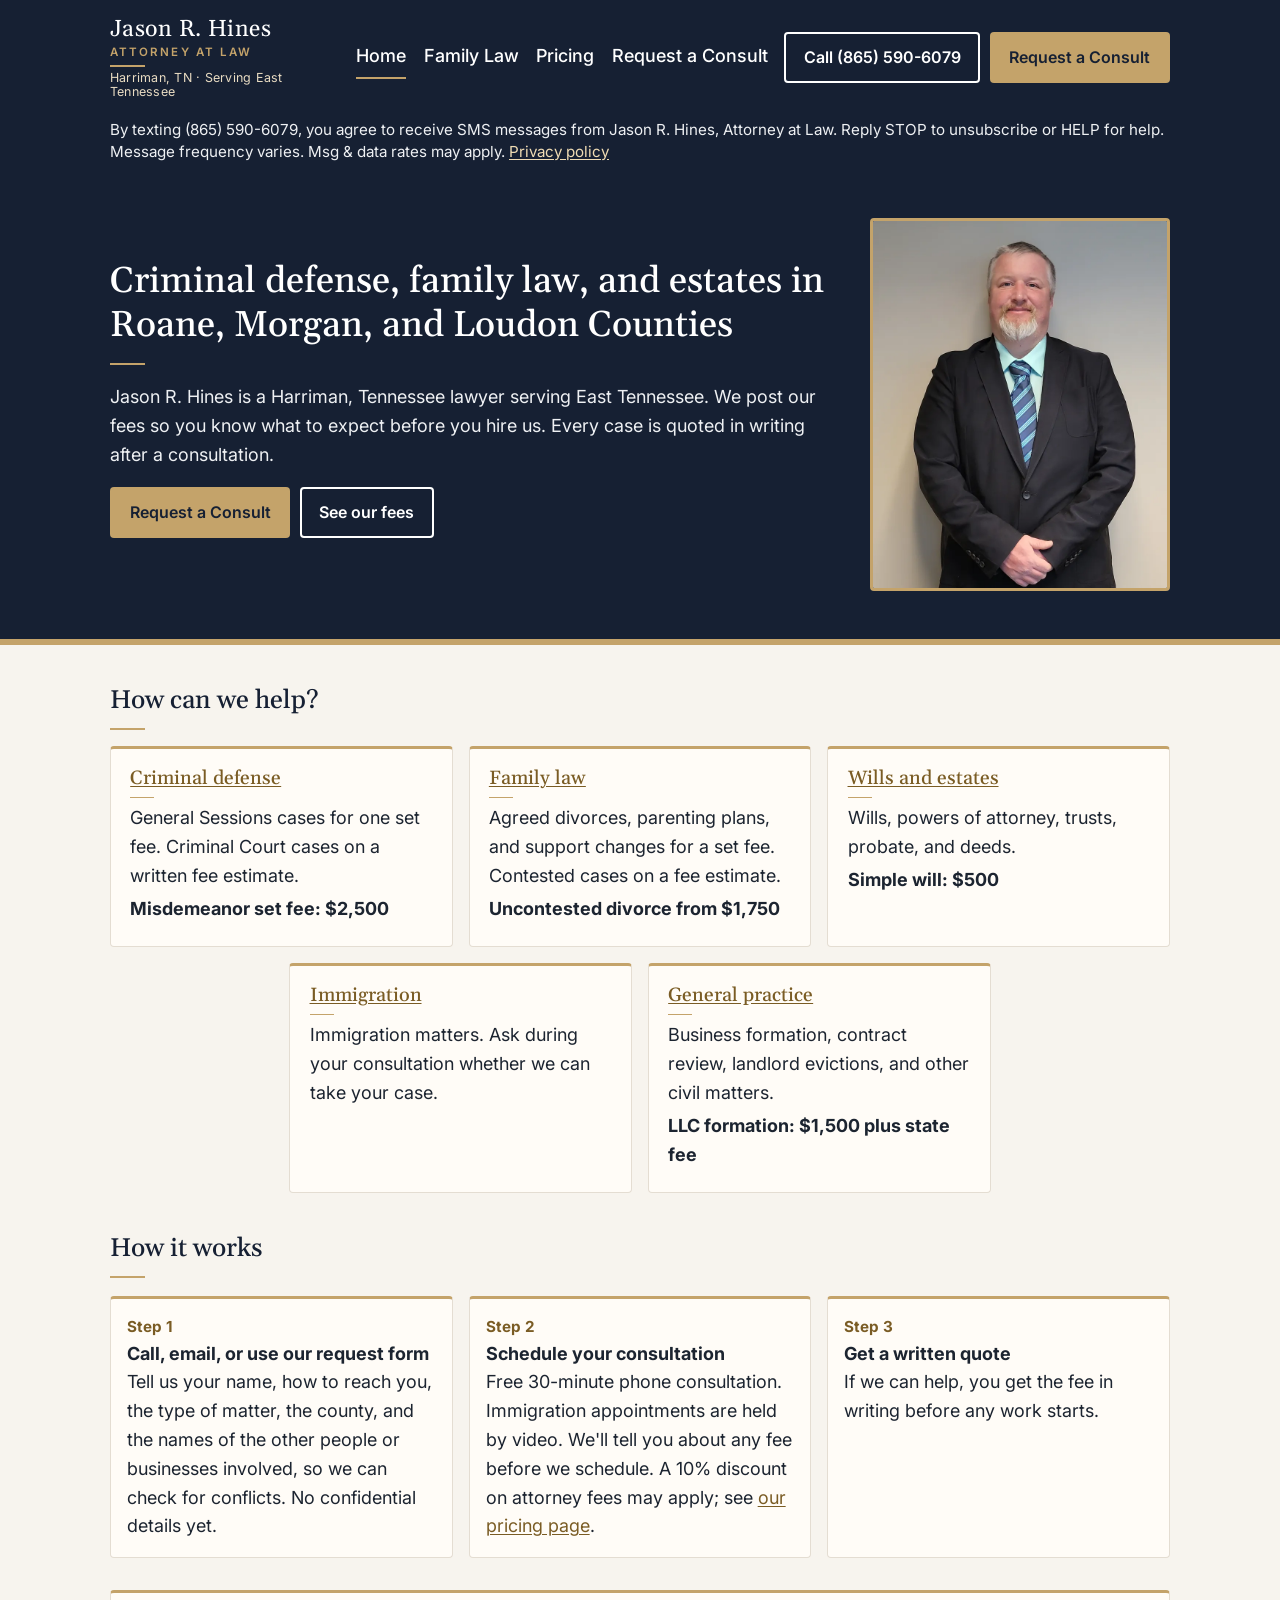
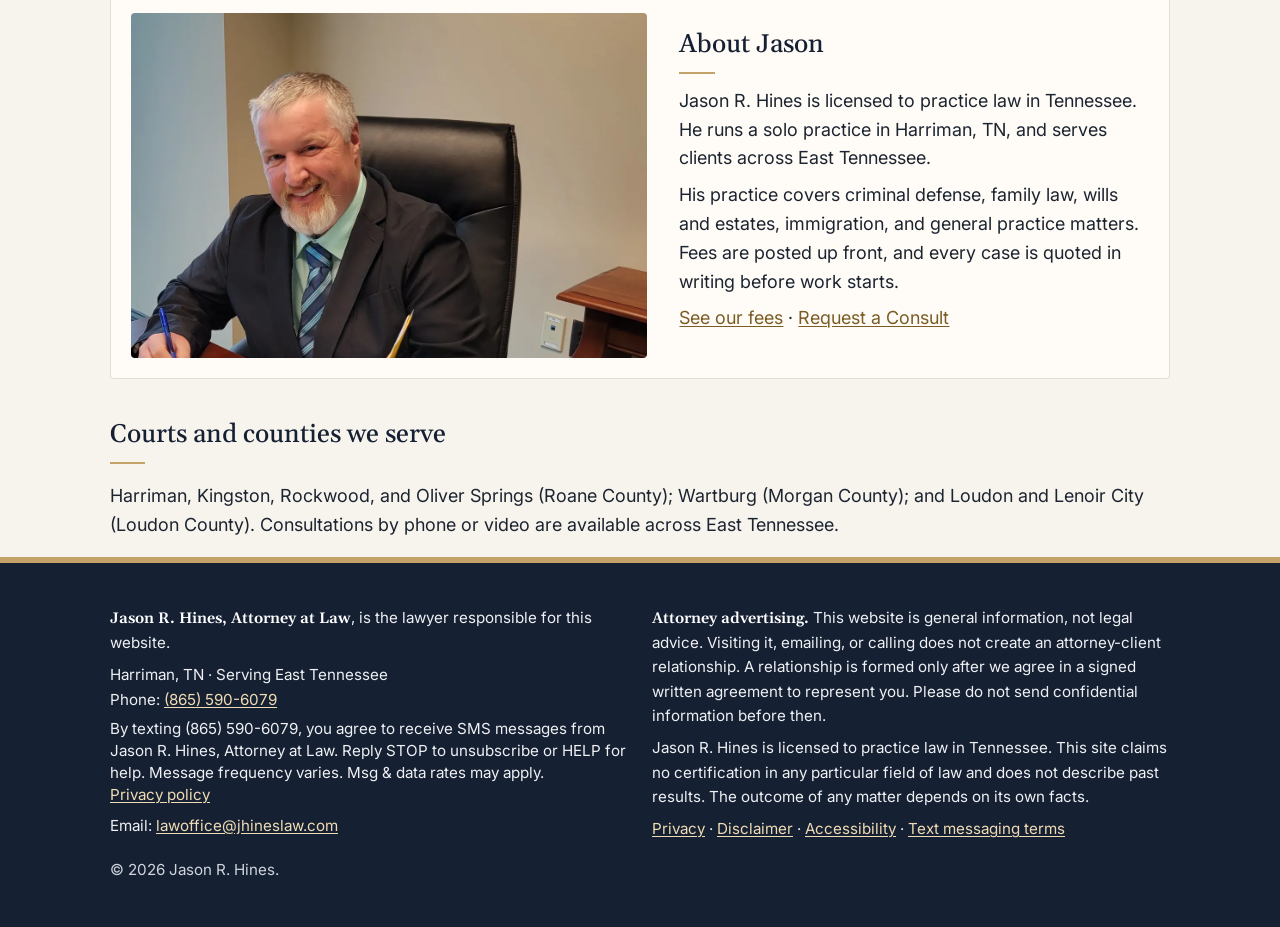
<file: index.html>
<!DOCTYPE html>
<html lang="en">
<head>
<meta charset="utf-8">
<meta name="viewport" content="width=device-width, initial-scale=1">
<title>Harriman, TN Lawyer | Jason R. Hines, Attorney at Law</title>
<meta name="description" content="Jason R. Hines, Attorney at Law, Harriman, TN. Criminal defense, family law, and estates with posted fees. Serving East Tennessee.">
<link rel="canonical" href="https://jhineslaw.com/">
<link rel="stylesheet" href="styles.css">
<script type="application/ld+json">
{"@context":"https://schema.org","@type":"LegalService","name":"Jason R. Hines, Attorney at Law","url":"https://jhineslaw.com/","telephone":"+1-865-590-6079","email":"lawoffice@jhineslaw.com","address":{"@type":"PostalAddress","addressLocality":"Harriman","addressRegion":"TN","addressCountry":"US"},"areaServed":"East Tennessee","knowsAbout":["Criminal defense","Family law","Wills and estates","Immigration","General practice"]}
</script>
<script src="utm-passthrough.js" defer></script>
</head>
<body>
<a class="skip" href="#main">Skip to main content</a>
<header class="site">
<div class="wrap bar">
<a class="brand" href="index.html"><span class="brand-name">Jason R. Hines</span><small><span class="brand-title">Attorney at Law</span><span class="brand-sep"> · </span><span class="brand-loc">Harriman, TN · Serving East Tennessee</span></small></a>
<nav class="main" aria-label="Main">
<ul><li><a href="index.html" aria-current="page">Home</a></li><li><a href="family-law.html">Family Law</a></li><li><a href="pricing.html">Pricing</a></li><li><a href="consult.html">Request a Consult</a></li></ul>
</nav>
<div class="cta">
<a class="btn btn-ghost" href="tel:+18655906079">Call (865) 590-6079</a>
<a class="btn btn-primary" href="consult.html">Request a Consult</a>
</div>
</div>
<p class="wrap sms-notice">By texting (865) 590-6079, you agree to receive SMS messages from Jason R. Hines, Attorney at Law. Reply STOP to unsubscribe or HELP for help. Message frequency varies. Msg &amp; data rates may apply. <a href="privacy.html">Privacy policy</a></p>
</header>
<section class="hero">
<div class="wrap hero-grid">
<div class="hero-text">
<h1>Criminal defense, family law, and estates in Roane, Morgan, and Loudon Counties</h1>
<p>Jason R. Hines is a Harriman, Tennessee lawyer serving East Tennessee. We post our fees so you know what to expect before you hire us. Every case is quoted in writing after a consultation.</p>
<p class="cta"><a class="btn btn-primary" href="consult.html">Request a Consult</a> <a class="btn btn-ghost" href="pricing.html">See our fees</a></p>
</div>
<picture class="hero-photo">
<source srcset="images/jason-hines-headshot.webp" type="image/webp">
<img src="images/jason-hines-headshot.jpg" width="800" height="1000" alt="Jason R. Hines, Attorney at Law" fetchpriority="high">
</picture>
</div>
</section>
<main id="main" class="wrap" tabindex="-1">
<h2>How can we help?</h2>
<div class="cards cards-5">
<div class="card"><h3><a href="criminal-defense.html">Criminal defense</a></h3><p>General Sessions cases for one set fee. Criminal Court cases on a written fee estimate.</p><p class="price">Misdemeanor set fee: $2,500</p></div>
<div class="card"><h3><a href="family-law.html">Family law</a></h3><p>Agreed divorces, parenting plans, and support changes for a set fee. Contested cases on a fee estimate.</p><p class="price">Uncontested divorce from $1,750</p></div>
<div class="card"><h3><a href="wills-estates.html">Wills and estates</a></h3><p>Wills, powers of attorney, trusts, probate, and deeds.</p><p class="price">Simple will: $500</p></div>
<div class="card"><h3><a href="consult.html">Immigration</a></h3><p>Immigration matters. Ask during your consultation whether we can take your case.</p></div>
<div class="card"><h3><a href="general-practice.html">General practice</a></h3><p>Business formation, contract review, landlord evictions, and other civil matters.</p><p class="price">LLC formation: $1,500 plus state fee</p></div>
</div>
<h2>How it works</h2>
<ol class="steps">
<li><strong>Call, email, or use our request form</strong><br>Tell us your name, how to reach you, the type of matter, the county, and the names of the other people or businesses involved, so we can check for conflicts. No confidential details yet.</li>
<li><strong>Schedule your consultation</strong><br>Free 30-minute phone consultation. Immigration appointments are held by video. We'll tell you about any fee before we schedule. A 10% discount on attorney fees may apply; see <a href="pricing.html#veterans">our pricing page</a>.</li>
<li><strong>Get a written quote</strong><br>If we can help, you get the fee in writing before any work starts.</li>
</ol>
<section class="about" id="about" aria-labelledby="about-heading">
<picture class="about-photo">
<source srcset="images/jason-hines-about.webp" type="image/webp">
<img src="images/jason-hines-about.jpg" width="1200" height="800" loading="lazy" decoding="async" alt="Jason R. Hines in a suit and tie, seated at a desk with a pen in hand">
</picture>
<div class="about-text">
<h2 id="about-heading">About Jason</h2>
<p>Jason R. Hines is licensed to practice law in Tennessee. He runs a solo practice in Harriman, TN, and serves clients across East Tennessee.</p>
<p>His practice covers criminal defense, family law, wills and estates, immigration, and general practice matters. Fees are posted up front, and every case is quoted in writing before work starts.</p>
<p><a href="pricing.html">See our fees</a> · <a href="consult.html">Request a Consult</a></p>
</div>
</section>
<h2>Courts and counties we serve</h2>
<p>Harriman, Kingston, Rockwood, and Oliver Springs (Roane County); Wartburg (Morgan County); and Loudon and Lenoir City (Loudon County). Consultations by phone or video are available across East Tennessee.</p>
</main>
<footer class="site">
<div class="wrap">
<div class="foot-grid">
<div>
<p><strong>Jason R. Hines, Attorney at Law</strong>, is the lawyer responsible for this website.</p>
<p>Harriman, TN · Serving East Tennessee<br>
Phone: <a href="tel:+18655906079">(865) 590-6079</a>
<span class="sms-notice">By texting (865) 590-6079, you agree to receive SMS messages from Jason R. Hines, Attorney at Law. Reply STOP to unsubscribe or HELP for help. Message frequency varies. Msg &amp; data rates may apply. <a href="privacy.html">Privacy policy</a></span>
Email: <a href="mailto:lawoffice@jhineslaw.com">lawoffice@jhineslaw.com</a></p>
</div>
<div>
<p><strong>Attorney advertising.</strong> This website is general information, not legal advice. Visiting it, emailing, or calling does not create an attorney-client relationship. A relationship is formed only after we agree in a signed written agreement to represent you. Please do not send confidential information before then.</p>
<p>Jason R. Hines is licensed to practice law in Tennessee. This site claims no certification in any particular field of law and does not describe past results. The outcome of any matter depends on its own facts.</p>
<p><a href="privacy.html">Privacy</a> · <a href="disclaimer.html">Disclaimer</a> · <a href="accessibility.html">Accessibility</a> · <a href="sms-terms.html">Text messaging terms</a></p>
</div>
</div>
<p class="small" style="color:#cfd5dd">© 2026 Jason R. Hines.</p>
</div>
</footer>
<script data-goatcounter="https://jhineslaw.goatcounter.com/count" async src="https://gc.zgo.at/count.js"></script>
</body>
</html>
</file>
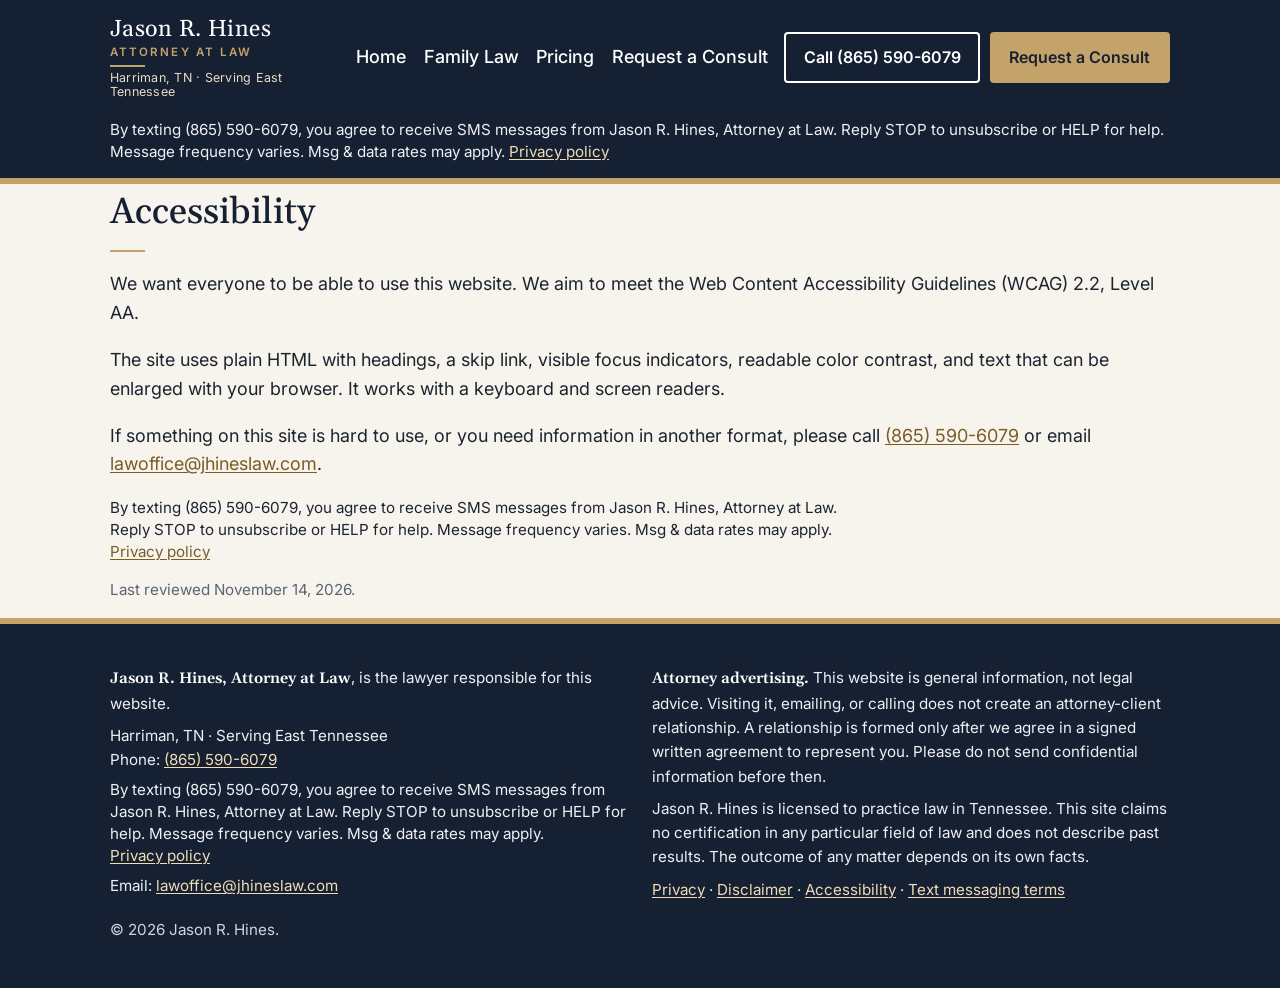
<file: accessibility.html>
<!DOCTYPE html>
<html lang="en">
<head>
<meta charset="utf-8">
<meta name="viewport" content="width=device-width, initial-scale=1">
<title>Accessibility | Jason R. Hines, Attorney at Law</title>
<meta name="description" content="Accessibility statement for jhineslaw.com.">
<link rel="canonical" href="https://jhineslaw.com/accessibility.html">
<link rel="stylesheet" href="styles.css">
<script src="utm-passthrough.js" defer></script>
</head>
<body>
<a class="skip" href="#main">Skip to main content</a>
<header class="site">
<div class="wrap bar">
<a class="brand" href="index.html"><span class="brand-name">Jason R. Hines</span><small><span class="brand-title">Attorney at Law</span><span class="brand-sep"> · </span><span class="brand-loc">Harriman, TN · Serving East Tennessee</span></small></a>
<nav class="main" aria-label="Main">
<ul><li><a href="index.html">Home</a></li><li><a href="family-law.html">Family Law</a></li><li><a href="pricing.html">Pricing</a></li><li><a href="consult.html">Request a Consult</a></li></ul>
</nav>
<div class="cta">
<a class="btn btn-ghost" href="tel:+18655906079">Call (865) 590-6079</a>
<a class="btn btn-primary" href="consult.html">Request a Consult</a>
</div>
</div>
<p class="wrap sms-notice">By texting (865) 590-6079, you agree to receive SMS messages from Jason R. Hines, Attorney at Law. Reply STOP to unsubscribe or HELP for help. Message frequency varies. Msg &amp; data rates may apply. <a href="privacy.html">Privacy policy</a></p>
</header>
<main id="main" class="wrap" tabindex="-1">
<h1>Accessibility</h1>
<p>We want everyone to be able to use this website. We aim to meet the Web Content Accessibility Guidelines (WCAG) 2.2, Level AA.</p>
<p>The site uses plain HTML with headings, a skip link, visible focus indicators, readable color contrast, and text that can be enlarged with your browser. It works with a keyboard and screen readers.</p>
<p>If something on this site is hard to use, or you need information in another format, please call <a href="tel:+18655906079">(865) 590-6079</a> or email <a href="mailto:lawoffice@jhineslaw.com">lawoffice@jhineslaw.com</a>.</p>
<p class="sms-notice">By texting (865) 590-6079, you agree to receive SMS messages from Jason R. Hines, Attorney at Law. Reply STOP to unsubscribe or HELP for help. Message frequency varies. Msg &amp; data rates may apply. <a href="privacy.html">Privacy policy</a></p>
<p class="small">Last reviewed November 14, 2026.</p>
</main>
<footer class="site">
<div class="wrap">
<div class="foot-grid">
<div>
<p><strong>Jason R. Hines, Attorney at Law</strong>, is the lawyer responsible for this website.</p>
<p>Harriman, TN · Serving East Tennessee<br>
Phone: <a href="tel:+18655906079">(865) 590-6079</a>
<span class="sms-notice">By texting (865) 590-6079, you agree to receive SMS messages from Jason R. Hines, Attorney at Law. Reply STOP to unsubscribe or HELP for help. Message frequency varies. Msg &amp; data rates may apply. <a href="privacy.html">Privacy policy</a></span>
Email: <a href="mailto:lawoffice@jhineslaw.com">lawoffice@jhineslaw.com</a></p>
</div>
<div>
<p><strong>Attorney advertising.</strong> This website is general information, not legal advice. Visiting it, emailing, or calling does not create an attorney-client relationship. A relationship is formed only after we agree in a signed written agreement to represent you. Please do not send confidential information before then.</p>
<p>Jason R. Hines is licensed to practice law in Tennessee. This site claims no certification in any particular field of law and does not describe past results. The outcome of any matter depends on its own facts.</p>
<p><a href="privacy.html">Privacy</a> · <a href="disclaimer.html">Disclaimer</a> · <a href="accessibility.html">Accessibility</a> · <a href="sms-terms.html">Text messaging terms</a></p>
</div>
</div>
<p class="small" style="color:#cfd5dd">© 2026 Jason R. Hines.</p>
</div>
</footer>
<script data-goatcounter="https://jhineslaw.goatcounter.com/count" async src="https://gc.zgo.at/count.js"></script>
</body>
</html>
</file>
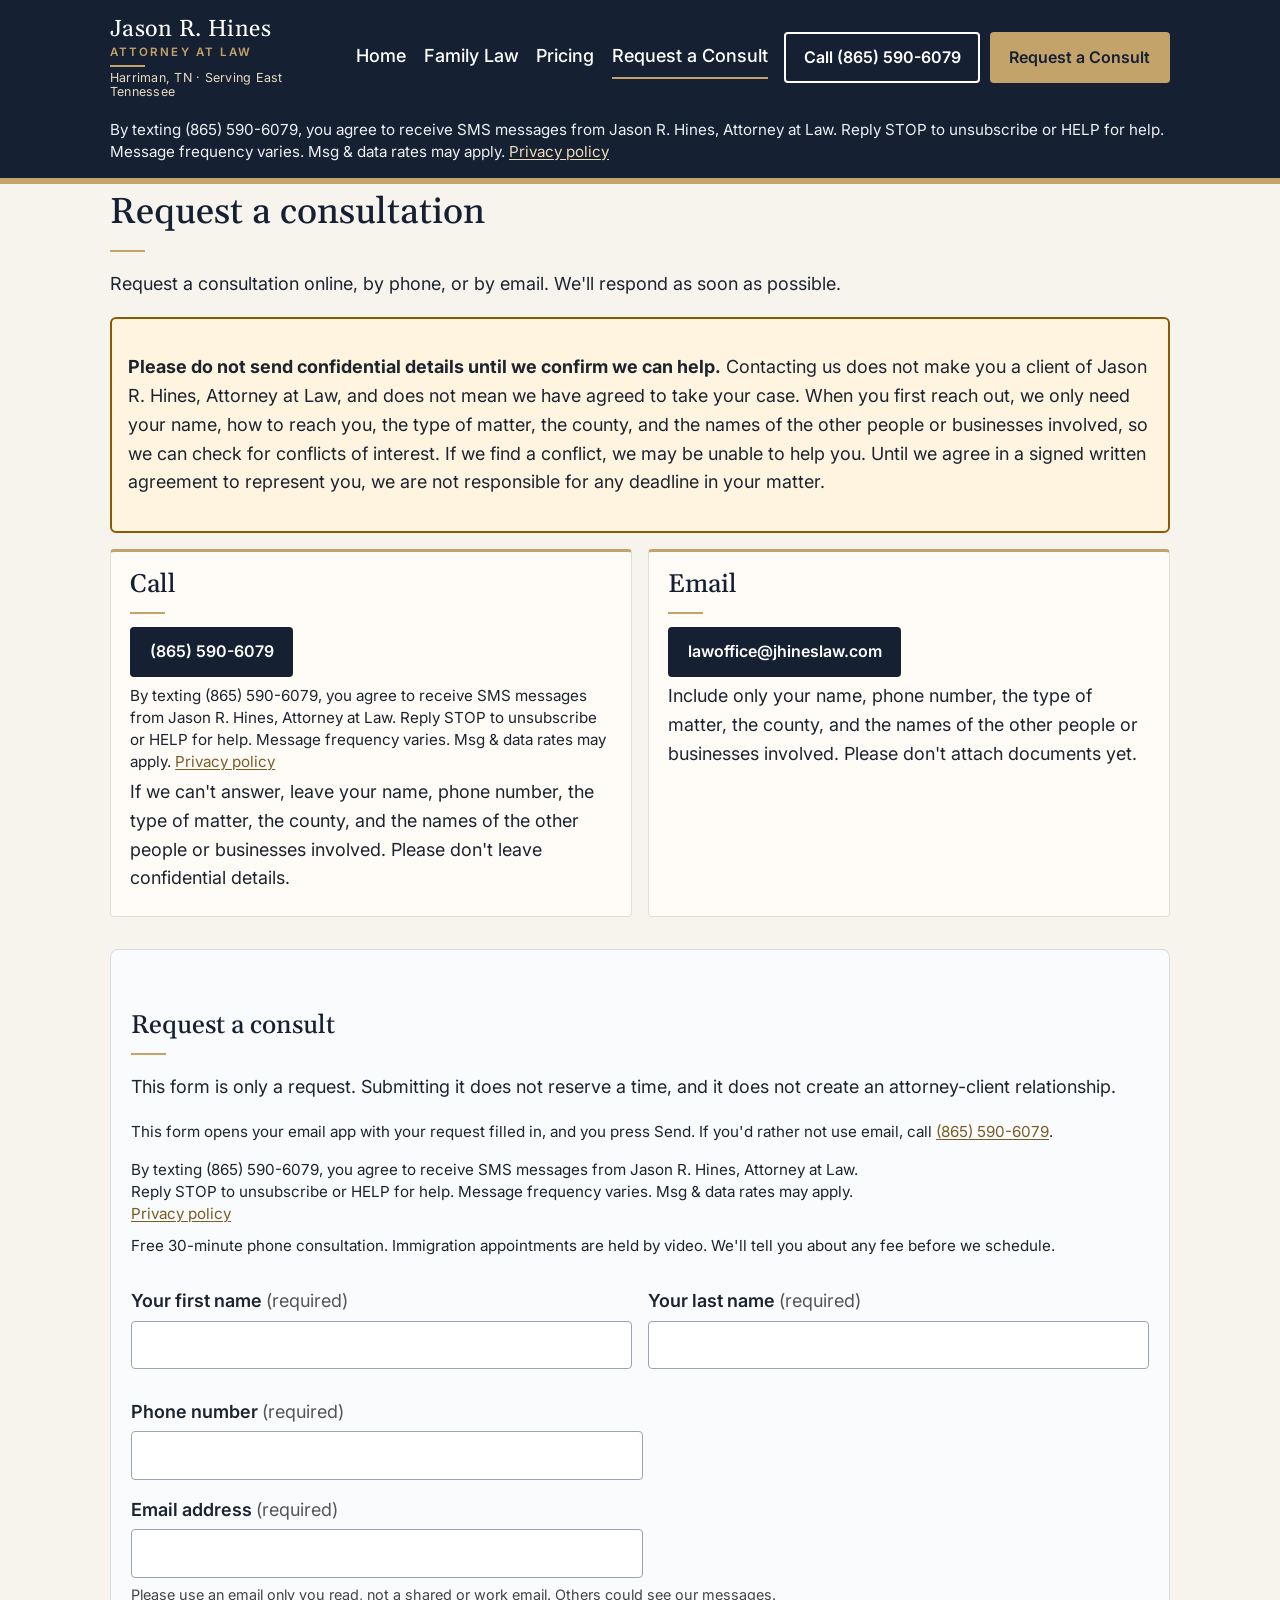
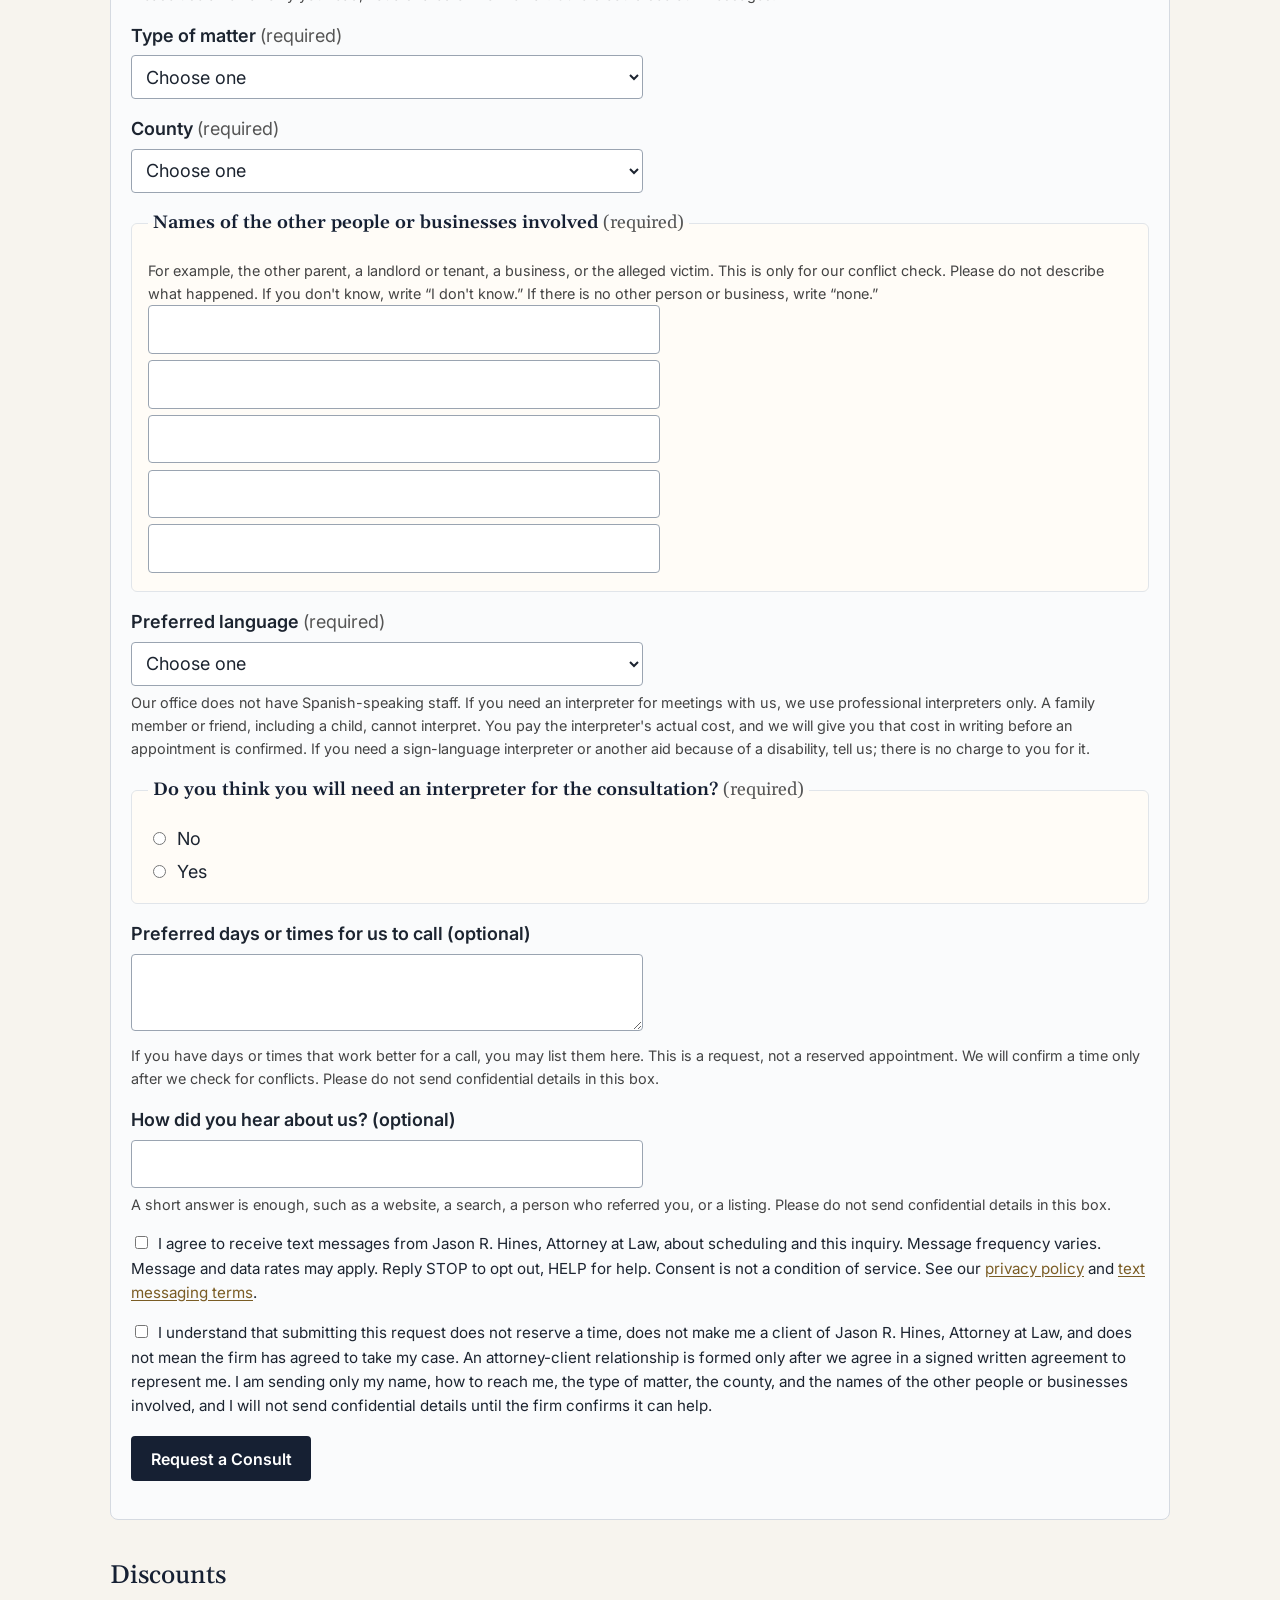
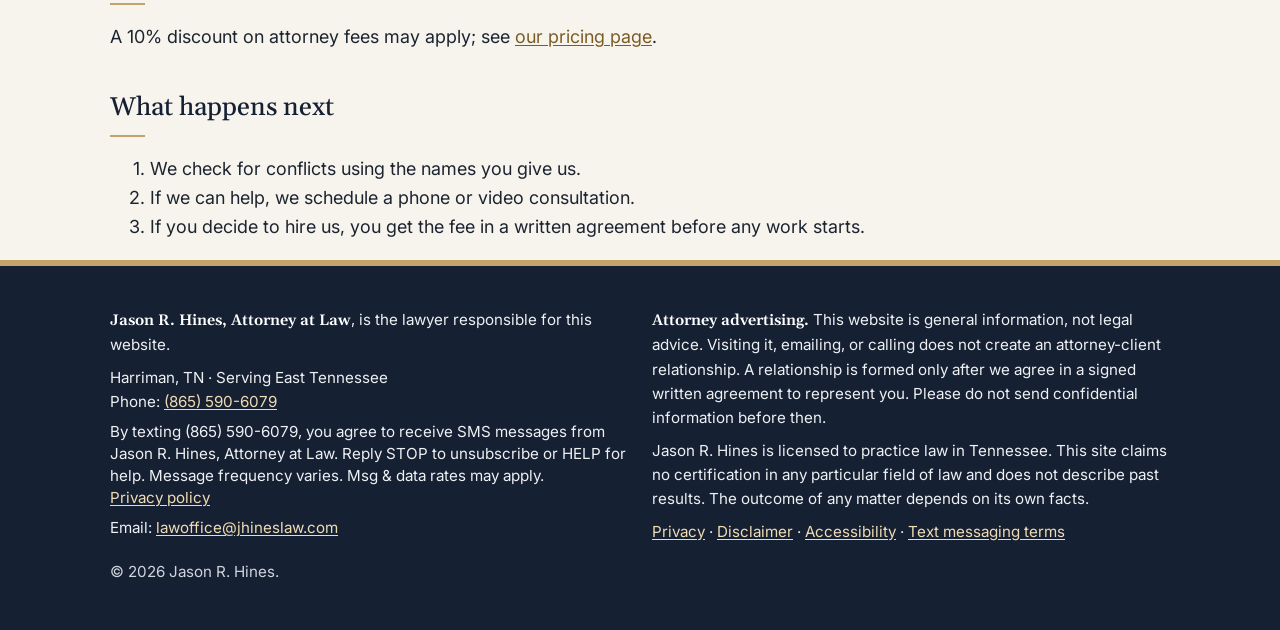
<file: consult.html>
<!DOCTYPE html>
<html lang="en">
<head>
<meta charset="utf-8">
<meta name="viewport" content="width=device-width, initial-scale=1">
<title>Request a Consultation | Jason R. Hines, Attorney at Law</title>
<meta name="description" content="Request a consultation with Jason R. Hines, Attorney at Law, online, by phone at (865) 590-6079, or by email at lawoffice@jhineslaw.com.">
<link rel="canonical" href="https://jhineslaw.com/consult.html">
<link rel="stylesheet" href="styles.css">
<link rel="stylesheet" href="consult-request.css">
<script src="utm-passthrough.js" defer></script>
<script src="consult-request.js" defer></script>
</head>
<body>
<a class="skip" href="#main">Skip to main content</a>
<header class="site">
<div class="wrap bar">
<a class="brand" href="index.html"><span class="brand-name">Jason R. Hines</span><small><span class="brand-title">Attorney at Law</span><span class="brand-sep"> · </span><span class="brand-loc">Harriman, TN · Serving East Tennessee</span></small></a>
<nav class="main" aria-label="Main">
<ul><li><a href="index.html">Home</a></li><li><a href="family-law.html">Family Law</a></li><li><a href="pricing.html">Pricing</a></li><li><a href="consult.html" aria-current="page">Request a Consult</a></li></ul>
</nav>
<div class="cta">
<a class="btn btn-ghost" href="tel:+18655906079">Call (865) 590-6079</a>
<a class="btn btn-primary" href="consult.html">Request a Consult</a>
</div>
</div>
<p class="wrap sms-notice">By texting (865) 590-6079, you agree to receive SMS messages from Jason R. Hines, Attorney at Law. Reply STOP to unsubscribe or HELP for help. Message frequency varies. Msg &amp; data rates may apply. <a href="privacy.html">Privacy policy</a></p>
</header>
<main id="main" class="wrap" tabindex="-1">
<h1>Request a consultation</h1>
<p>Request a consultation online, by phone, or by email. We'll respond as soon as possible.</p>
<div class="warn" id="rpc118" role="note">
<p><strong>Please do not send confidential details until we confirm we can help.</strong> Contacting us does not make you a client of Jason R. Hines, Attorney at Law, and does not mean we have agreed to take your case. When you first reach out, we only need your name, how to reach you, the type of matter, the county, and the names of the other people or businesses involved, so we can check for conflicts of interest. If we find a conflict, we may be unable to help you. Until we agree in a signed written agreement to represent you, we are not responsible for any deadline in your matter.</p>
</div>
<div class="cards contact-cards">
<div class="card"><h2>Call</h2><p><a class="btn btn-dark" href="tel:+18655906079">(865) 590-6079</a></p><p class="sms-notice">By texting (865) 590-6079, you agree to receive SMS messages from Jason R. Hines, Attorney at Law. Reply STOP to unsubscribe or HELP for help. Message frequency varies. Msg &amp; data rates may apply. <a href="privacy.html">Privacy policy</a></p><p>If we can't answer, leave your name, phone number, the type of matter, the county, and the names of the other people or businesses involved. Please don't leave confidential details.</p></div>
<div class="card"><h2>Email</h2><p><a class="btn btn-dark" href="mailto:lawoffice@jhineslaw.com?subject=Consultation%20request&amp;body=First%20name%3A%20%0D%0ALast%20name%3A%20%0D%0APhone%3A%20%0D%0AEmail%3A%20%0D%0AType%20of%20matter%3A%20%0D%0ACounty%3A%20%0D%0AOther%20people%20or%20businesses%20involved%3A%20%0D%0APreferred%20language%3A%20%0D%0AInterpreter%20needed%3A%20%0D%0APreferred%20days%20or%20times%20%28request%20only%29%3A%20">lawoffice@jhineslaw.com</a></p><p>Include only your name, phone number, the type of matter, the county, and the names of the other people or businesses involved. Please don't attach documents yet.</p></div>
</div>
<section id="request" class="request" aria-labelledby="request-heading">
<h2 id="request-heading">Request a consult</h2>
<p>This form is only a request. Submitting it does not reserve a time, and it does not create an attorney-client relationship.</p>
<p class="form-note" id="form-method-note">This form opens your email app with your request filled in, and you press Send. If you'd rather not use email, call <a href="tel:+18655906079">(865) 590-6079</a>.</p>
<p class="sms-notice">By texting (865) 590-6079, you agree to receive SMS messages from Jason R. Hines, Attorney at Law. Reply STOP to unsubscribe or HELP for help. Message frequency varies. Msg &amp; data rates may apply. <a href="privacy.html">Privacy policy</a></p>
<p id="consult-fee">Free 30-minute phone consultation. Immigration appointments are held by video. We'll tell you about any fee before we schedule.</p>
<form id="consult-request" novalidate data-mode="mailto">
<div class="row2">
<div class="field"><label for="cr-first">Your first name <span class="req">(required)</span></label><input id="cr-first" name="first" type="text" autocomplete="given-name" maxlength="60" required></div>
<div class="field"><label for="cr-last">Your last name <span class="req">(required)</span></label><input id="cr-last" name="last" type="text" autocomplete="family-name" maxlength="60" required></div>
</div>
<div class="field"><label for="cr-phone">Phone number <span class="req">(required)</span></label><input id="cr-phone" name="phone" type="tel" autocomplete="tel" maxlength="30" required></div>
<div class="field"><label for="cr-email">Email address <span class="req">(required)</span></label><input id="cr-email" name="email" type="email" autocomplete="email" maxlength="120" required aria-describedby="cr-email-hint"><p class="hint" id="cr-email-hint">Please use an email only you read, not a shared or work email. Others could see our messages.</p></div>
<div class="field"><label for="cr-matter">Type of matter <span class="req">(required)</span></label>
<select id="cr-matter" name="matter" required>
<option value="">Choose one</option>
<option>Criminal</option>
<option>Family</option>
<option>Immigration</option>
<option>Wills and estates</option>
<option>Other</option>
</select></div>
<div class="field" id="cr-other-wrap" hidden><label for="cr-other">Other type of matter (type only, not facts) <span class="req">(required)</span></label><input id="cr-other" name="othertype" type="text" maxlength="60"></div>
<div class="field"><label for="cr-county">County <span class="req">(required)</span></label>
<select id="cr-county" name="county" required>
<option value="">Choose one</option>
<option>Roane</option><option>Morgan</option><option>Anderson</option><option>Knox</option><option>Loudon</option><option>Cumberland</option><option>Rhea</option><option>Meigs</option><option>Monroe</option><option>Blount</option><option>Campbell</option><option>Scott</option><option>Fentress</option><option>Other Tennessee county</option><option>Outside Tennessee</option>
</select></div>
<fieldset class="field"><legend>Names of the other people or businesses involved <span class="req">(required)</span></legend>
<p class="hint" id="cr-others-hint">For example, the other parent, a landlord or tenant, a business, or the alleged victim. This is only for our conflict check. Please do not describe what happened. If you don't know, write “I don't know.” If there is no other person or business, write “none.”</p>
<label class="sr-only" for="cr-party1">Name 1</label><input id="cr-party1" name="party1" type="text" maxlength="80" required aria-describedby="cr-others-hint">
<label class="sr-only" for="cr-party2">Name 2</label><input id="cr-party2" name="party2" type="text" maxlength="80">
<label class="sr-only" for="cr-party3">Name 3</label><input id="cr-party3" name="party3" type="text" maxlength="80">
<label class="sr-only" for="cr-party4">Name 4</label><input id="cr-party4" name="party4" type="text" maxlength="80">
<label class="sr-only" for="cr-party5">Name 5</label><input id="cr-party5" name="party5" type="text" maxlength="80">
</fieldset>
<div class="field"><label for="cr-lang">Preferred language <span class="req">(required)</span></label>
<select id="cr-lang" name="language" required aria-describedby="cr-lang-hint">
<option value="">Choose one</option>
<option>English</option>
<option>Spanish</option>
<option>Both</option>
</select><p class="hint" id="cr-lang-hint">Our office does not have Spanish-speaking staff. If you need an interpreter for meetings with us, we use professional interpreters only. A family member or friend, including a child, cannot interpret. You pay the interpreter's actual cost, and we will give you that cost in writing before an appointment is confirmed. If you need a sign-language interpreter or another aid because of a disability, tell us; there is no charge to you for it.</p></div>
<fieldset class="field"><legend>Do you think you will need an interpreter for the consultation? <span class="req">(required)</span></legend>
<label class="choice"><input type="radio" name="interp" value="No" required> No</label>
<label class="choice"><input type="radio" name="interp" value="Yes"> Yes</label>
<div class="field" id="cr-interp-lang-wrap" hidden><label for="cr-interp-lang">If yes, which language?</label><input id="cr-interp-lang" name="interplang" type="text" maxlength="40"></div>
</fieldset>
<div class="field"><label for="cr-time">Preferred days or times for us to call (optional)</label><textarea id="cr-time" name="time" rows="2" maxlength="200" aria-describedby="cr-time-hint"></textarea><p class="hint" id="cr-time-hint">If you have days or times that work better for a call, you may list them here. This is a request, not a reserved appointment. We will confirm a time only after we check for conflicts. Please do not send confidential details in this box.</p></div>
<div class="field"><label for="cr-hear">How did you hear about us? (optional)</label><input id="cr-hear" name="hear" type="text" maxlength="200" aria-describedby="cr-hear-hint"><p class="hint" id="cr-hear-hint">A short answer is enough, such as a website, a search, a person who referred you, or a listing. Please do not send confidential details in this box.</p></div>
<div class="field sms-consent"><label class="choice"><input type="checkbox" id="cr-sms" name="sms" value="yes"> I agree to receive text messages from Jason R. Hines, Attorney at Law, about scheduling and this inquiry. Message frequency varies. Message and data rates may apply. Reply STOP to opt out, HELP for help. Consent is not a condition of service. See our <a href="privacy.html">privacy policy</a> and <a href="sms-terms.html">text messaging terms</a>.</label></div>
<div class="field ack"><label class="choice"><input type="checkbox" id="cr-ack" name="ack" required> I understand that submitting this request does not reserve a time, does not make me a client of Jason R. Hines, Attorney at Law, and does not mean the firm has agreed to take my case. An attorney-client relationship is formed only after we agree in a signed written agreement to represent me. I am sending only my name, how to reach me, the type of matter, the county, and the names of the other people or businesses involved, and I will not send confidential details until the firm confirms it can help.</label></div>
<p class="form-error" id="cr-error" role="alert" hidden></p>
<p><button type="submit" class="btn btn-dark">Request a Consult</button></p>
</form>
<div id="cr-done" class="form-done" role="status" tabindex="-1" hidden>
<p>Your email app should open with your request filled in. Your request is sent only when you press Send in your email app. If it didn't open, call <a href="tel:+18655906079">(865) 590-6079</a> or email <a href="mailto:lawoffice@jhineslaw.com">lawoffice@jhineslaw.com</a>.</p>
<p class="sms-notice">By texting (865) 590-6079, you agree to receive SMS messages from Jason R. Hines, Attorney at Law. Reply STOP to unsubscribe or HELP for help. Message frequency varies. Msg &amp; data rates may apply. <a href="privacy.html">Privacy policy</a></p>
<p>Sending the email does not reserve a time or create an attorney-client relationship. A relationship is formed only after we agree in a signed written agreement to represent you. Please do not send confidential details or documents until we confirm we can help.</p>
</div>
</section>

<h2>Discounts</h2>
<p>A 10% discount on attorney fees may apply; see <a href="pricing.html#veterans">our pricing page</a>.</p>
<h2>What happens next</h2>
<ol>
<li>We check for conflicts using the names you give us.</li>
<li>If we can help, we schedule a phone or video consultation.</li>
<li>If you decide to hire us, you get the fee in a written agreement before any work starts.</li>
</ol>
</main>
<footer class="site">
<div class="wrap">
<div class="foot-grid">
<div>
<p><strong>Jason R. Hines, Attorney at Law</strong>, is the lawyer responsible for this website.</p>
<p>Harriman, TN · Serving East Tennessee<br>
Phone: <a href="tel:+18655906079">(865) 590-6079</a>
<span class="sms-notice">By texting (865) 590-6079, you agree to receive SMS messages from Jason R. Hines, Attorney at Law. Reply STOP to unsubscribe or HELP for help. Message frequency varies. Msg &amp; data rates may apply. <a href="privacy.html">Privacy policy</a></span>
Email: <a href="mailto:lawoffice@jhineslaw.com">lawoffice@jhineslaw.com</a></p>
</div>
<div>
<p><strong>Attorney advertising.</strong> This website is general information, not legal advice. Visiting it, emailing, or calling does not create an attorney-client relationship. A relationship is formed only after we agree in a signed written agreement to represent you. Please do not send confidential information before then.</p>
<p>Jason R. Hines is licensed to practice law in Tennessee. This site claims no certification in any particular field of law and does not describe past results. The outcome of any matter depends on its own facts.</p>
<p><a href="privacy.html">Privacy</a> · <a href="disclaimer.html">Disclaimer</a> · <a href="accessibility.html">Accessibility</a> · <a href="sms-terms.html">Text messaging terms</a></p>
</div>
</div>
<p class="small" style="color:#cfd5dd">© 2026 Jason R. Hines.</p>
</div>
</footer>
<script data-goatcounter="https://jhineslaw.goatcounter.com/count" async src="https://gc.zgo.at/count.js"></script>
</body>
</html>
</file>
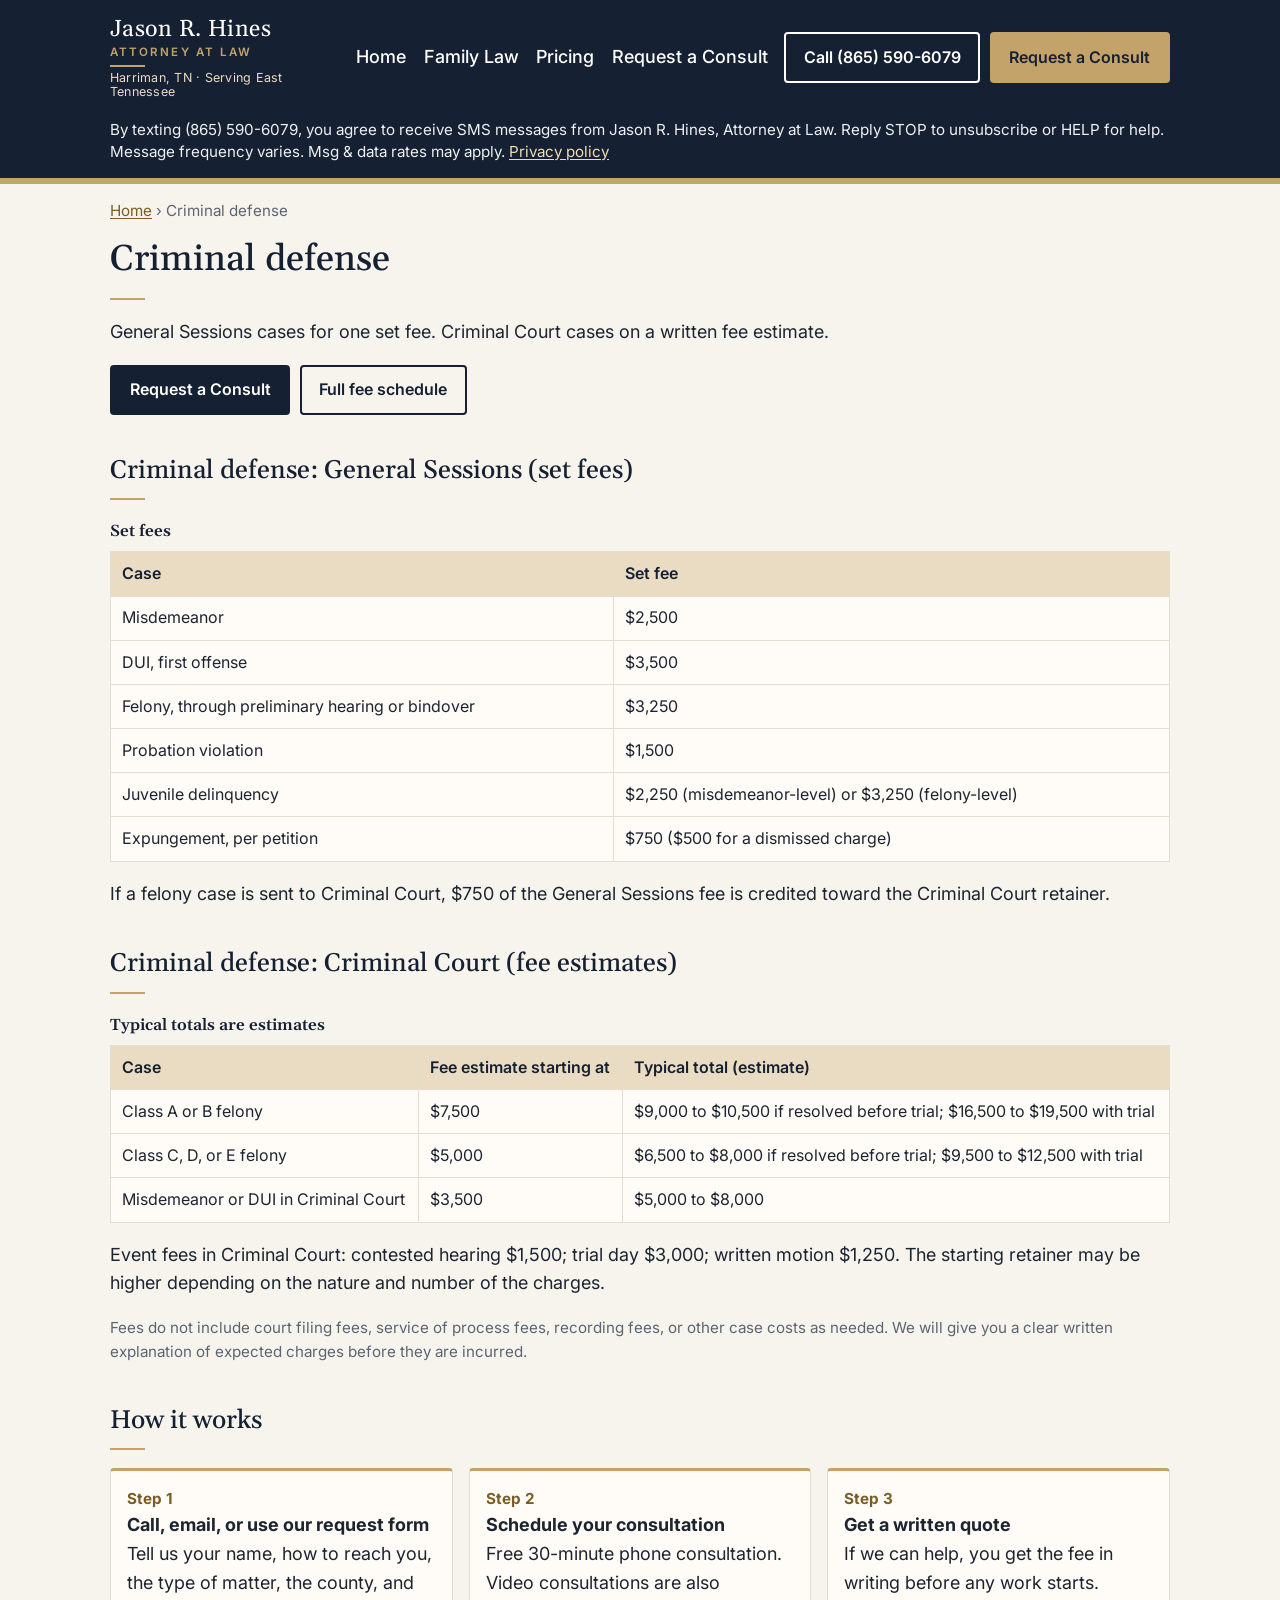
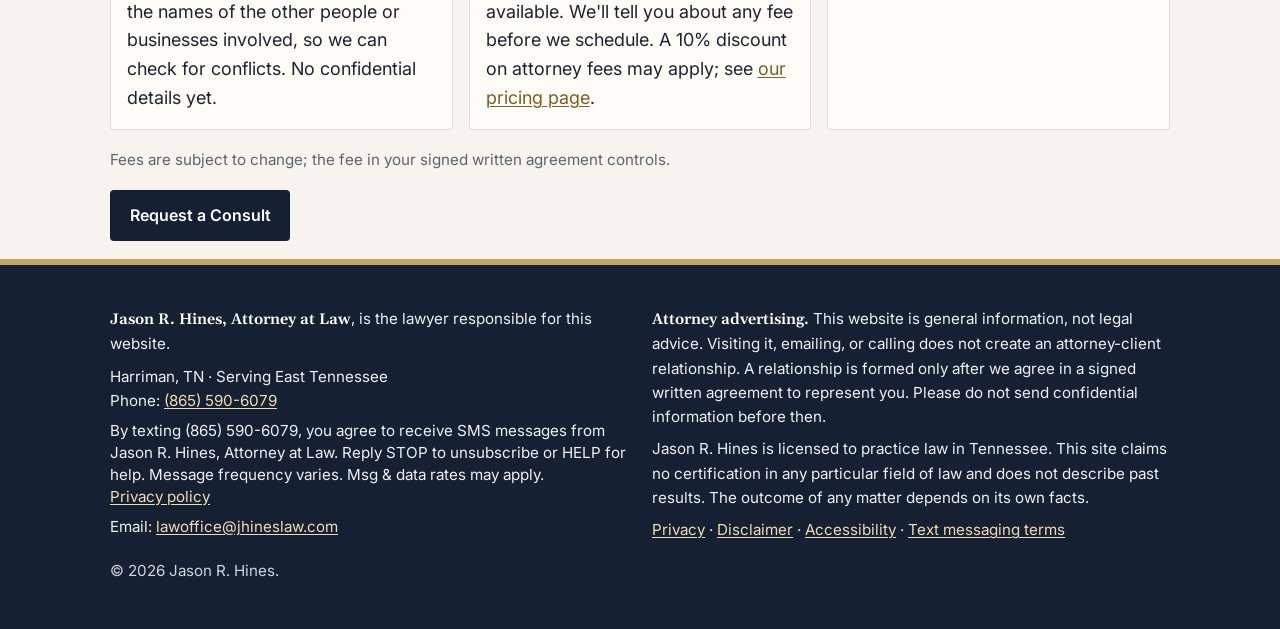
<file: criminal-defense.html>
<!DOCTYPE html>
<html lang="en">
<head>
<meta charset="utf-8">
<meta name="viewport" content="width=device-width, initial-scale=1">
<title>Criminal Defense | Jason R. Hines, Attorney at Law</title>
<meta name="description" content="Criminal defense set fees and fee estimates from Jason R. Hines, Attorney at Law, Harriman, TN: General Sessions and Criminal Court cases.">
<link rel="canonical" href="https://jhineslaw.com/criminal-defense.html">
<link rel="stylesheet" href="styles.css">
<script src="utm-passthrough.js" defer></script>
</head>
<body>
<a class="skip" href="#main">Skip to main content</a>
<header class="site">
<div class="wrap bar">
<a class="brand" href="index.html"><span class="brand-name">Jason R. Hines</span><small><span class="brand-title">Attorney at Law</span><span class="brand-sep"> · </span><span class="brand-loc">Harriman, TN · Serving East Tennessee</span></small></a>
<nav class="main" aria-label="Main">
<ul><li><a href="index.html">Home</a></li><li><a href="family-law.html">Family Law</a></li><li><a href="pricing.html">Pricing</a></li><li><a href="consult.html">Request a Consult</a></li></ul>
</nav>
<div class="cta">
<a class="btn btn-ghost" href="tel:+18655906079">Call (865) 590-6079</a>
<a class="btn btn-primary" href="consult.html">Request a Consult</a>
</div>
</div>
<p class="wrap sms-notice">By texting (865) 590-6079, you agree to receive SMS messages from Jason R. Hines, Attorney at Law. Reply STOP to unsubscribe or HELP for help. Message frequency varies. Msg &amp; data rates may apply. <a href="privacy.html">Privacy policy</a></p>
</header>
<main id="main" class="wrap" tabindex="-1">
<p class="small"><a href="index.html">Home</a> › Criminal defense</p>
<h1>Criminal defense</h1>
<p class="lead">General Sessions cases for one set fee. Criminal Court cases on a written fee estimate.</p>
<p class="cta"><a class="btn btn-dark" href="consult.html">Request a Consult</a> <a class="btn btn-outline" href="pricing.html">Full fee schedule</a></p>
<h2 id="criminal">Criminal defense: General Sessions (set fees)</h2>
<div class="table-scroll"><table><caption>Set fees</caption><thead><tr><th scope="col">Case</th><th scope="col">Set fee</th></tr></thead><tbody><tr><td>Misdemeanor</td><td>$2,500</td></tr><tr><td>DUI, first offense</td><td>$3,500</td></tr><tr><td>Felony, through preliminary hearing or bindover</td><td>$3,250</td></tr><tr><td>Probation violation</td><td>$1,500</td></tr><tr><td>Juvenile delinquency</td><td>$2,250 (misdemeanor-level) or $3,250 (felony-level)</td></tr><tr><td>Expungement, per petition</td><td>$750 ($500 for a dismissed charge)</td></tr></tbody></table></div>
<p>If a felony case is sent to Criminal Court, $750 of the General Sessions fee is credited toward the Criminal Court retainer.</p>
<h2>Criminal defense: Criminal Court (fee estimates)</h2>
<div class="table-scroll"><table><caption>Typical totals are estimates</caption><thead><tr><th scope="col">Case</th><th scope="col">Fee estimate starting at</th><th scope="col">Typical total (estimate)</th></tr></thead><tbody><tr><td>Class A or B felony</td><td>$7,500</td><td>$9,000 to $10,500 if resolved before trial; $16,500 to $19,500 with trial</td></tr><tr><td>Class C, D, or E felony</td><td>$5,000</td><td>$6,500 to $8,000 if resolved before trial; $9,500 to $12,500 with trial</td></tr><tr><td>Misdemeanor or DUI in Criminal Court</td><td>$3,500</td><td>$5,000 to $8,000</td></tr></tbody></table></div>
<p>Event fees in Criminal Court: contested hearing $1,500; trial day $3,000; written motion $1,250. The starting retainer may be higher depending on the nature and number of the charges.</p>
<p class="small">Fees do not include court filing fees, service of process fees, recording fees, or other case costs as needed. We will give you a clear written explanation of expected charges before they are incurred.</p>

<h2>How it works</h2>
<ol class="steps">
<li><strong>Call, email, or use our request form</strong><br>Tell us your name, how to reach you, the type of matter, the county, and the names of the other people or businesses involved, so we can check for conflicts. No confidential details yet.</li>
<li><strong>Schedule your consultation</strong><br>Free 30-minute phone consultation. Video consultations are also available. We'll tell you about any fee before we schedule. A 10% discount on attorney fees may apply; see <a href="pricing.html#veterans">our pricing page</a>.</li>
<li><strong>Get a written quote</strong><br>If we can help, you get the fee in writing before any work starts.</li>
</ol>
<p class="small">Fees are subject to change; the fee in your signed written agreement controls.</p>
<p class="cta"><a class="btn btn-dark" href="consult.html">Request a Consult</a></p>
</main>
<footer class="site">
<div class="wrap">
<div class="foot-grid">
<div>
<p><strong>Jason R. Hines, Attorney at Law</strong>, is the lawyer responsible for this website.</p>
<p>Harriman, TN · Serving East Tennessee<br>
Phone: <a href="tel:+18655906079">(865) 590-6079</a>
<span class="sms-notice">By texting (865) 590-6079, you agree to receive SMS messages from Jason R. Hines, Attorney at Law. Reply STOP to unsubscribe or HELP for help. Message frequency varies. Msg &amp; data rates may apply. <a href="privacy.html">Privacy policy</a></span>
Email: <a href="mailto:lawoffice@jhineslaw.com">lawoffice@jhineslaw.com</a></p>
</div>
<div>
<p><strong>Attorney advertising.</strong> This website is general information, not legal advice. Visiting it, emailing, or calling does not create an attorney-client relationship. A relationship is formed only after we agree in a signed written agreement to represent you. Please do not send confidential information before then.</p>
<p>Jason R. Hines is licensed to practice law in Tennessee. This site claims no certification in any particular field of law and does not describe past results. The outcome of any matter depends on its own facts.</p>
<p><a href="privacy.html">Privacy</a> · <a href="disclaimer.html">Disclaimer</a> · <a href="accessibility.html">Accessibility</a> · <a href="sms-terms.html">Text messaging terms</a></p>
</div>
</div>
<p class="small" style="color:#cfd5dd">© 2026 Jason R. Hines.</p>
</div>
</footer>
<script data-goatcounter="https://jhineslaw.goatcounter.com/count" async src="https://gc.zgo.at/count.js"></script>
</body>
</html>
</file>
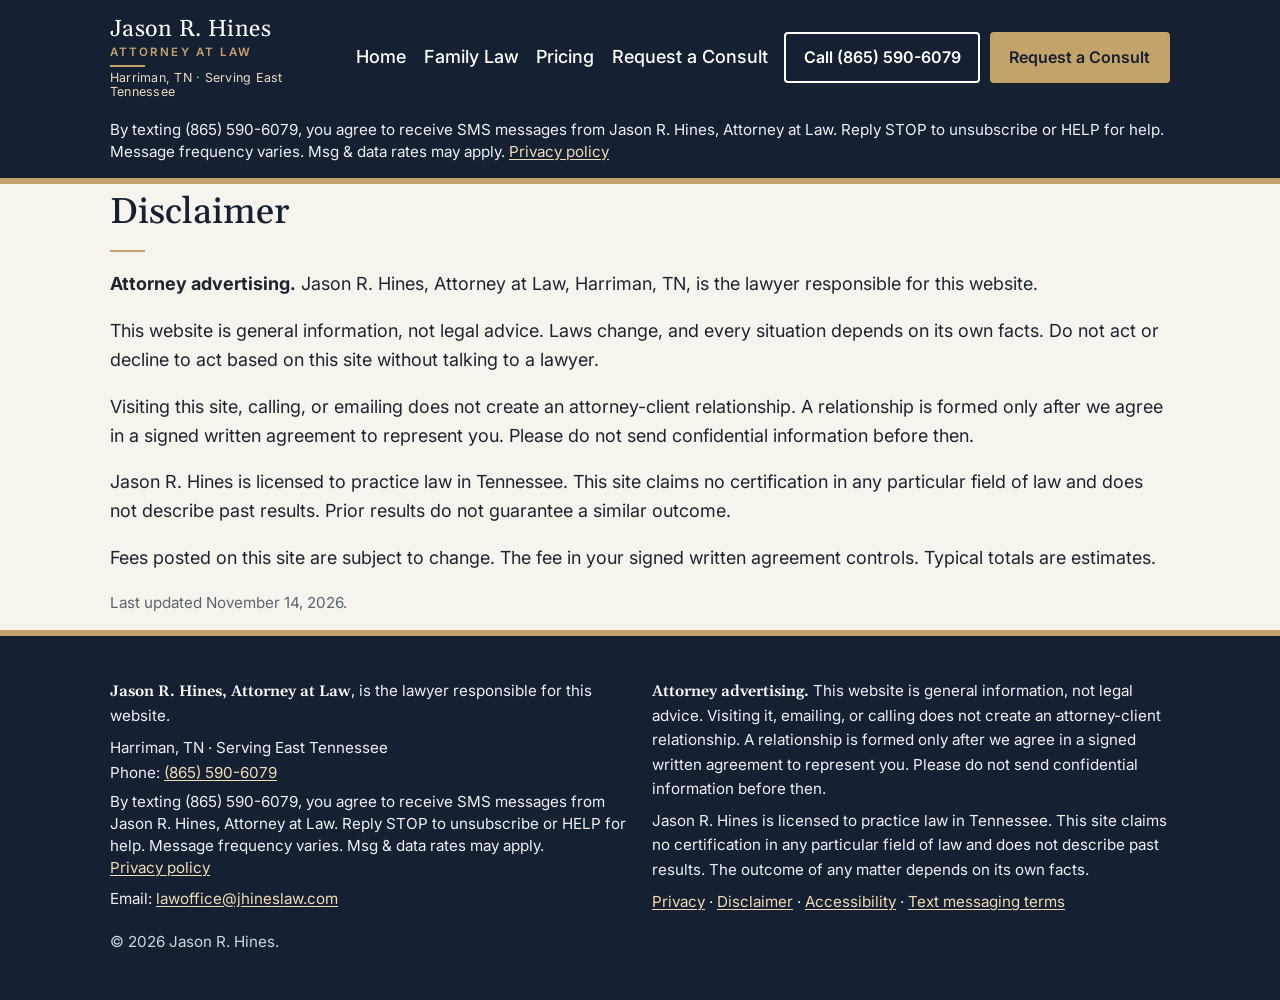
<file: disclaimer.html>
<!DOCTYPE html>
<html lang="en">
<head>
<meta charset="utf-8">
<meta name="viewport" content="width=device-width, initial-scale=1">
<title>Disclaimer | Jason R. Hines, Attorney at Law</title>
<meta name="description" content="Attorney advertising disclaimer for jhineslaw.com.">
<link rel="canonical" href="https://jhineslaw.com/disclaimer.html">
<link rel="stylesheet" href="styles.css">
<script src="utm-passthrough.js" defer></script>
</head>
<body>
<a class="skip" href="#main">Skip to main content</a>
<header class="site">
<div class="wrap bar">
<a class="brand" href="index.html"><span class="brand-name">Jason R. Hines</span><small><span class="brand-title">Attorney at Law</span><span class="brand-sep"> · </span><span class="brand-loc">Harriman, TN · Serving East Tennessee</span></small></a>
<nav class="main" aria-label="Main">
<ul><li><a href="index.html">Home</a></li><li><a href="family-law.html">Family Law</a></li><li><a href="pricing.html">Pricing</a></li><li><a href="consult.html">Request a Consult</a></li></ul>
</nav>
<div class="cta">
<a class="btn btn-ghost" href="tel:+18655906079">Call (865) 590-6079</a>
<a class="btn btn-primary" href="consult.html">Request a Consult</a>
</div>
</div>
<p class="wrap sms-notice">By texting (865) 590-6079, you agree to receive SMS messages from Jason R. Hines, Attorney at Law. Reply STOP to unsubscribe or HELP for help. Message frequency varies. Msg &amp; data rates may apply. <a href="privacy.html">Privacy policy</a></p>
</header>
<main id="main" class="wrap" tabindex="-1">
<h1>Disclaimer</h1>
<p><strong>Attorney advertising.</strong> Jason R. Hines, Attorney at Law, Harriman, TN, is the lawyer responsible for this website.</p>
<p>This website is general information, not legal advice. Laws change, and every situation depends on its own facts. Do not act or decline to act based on this site without talking to a lawyer.</p>
<p>Visiting this site, calling, or emailing does not create an attorney-client relationship. A relationship is formed only after we agree in a signed written agreement to represent you. Please do not send confidential information before then.</p>
<p>Jason R. Hines is licensed to practice law in Tennessee. This site claims no certification in any particular field of law and does not describe past results. Prior results do not guarantee a similar outcome.</p>
<p>Fees posted on this site are subject to change. The fee in your signed written agreement controls. Typical totals are estimates.</p>
<p class="small">Last updated November 14, 2026.</p>
</main>
<footer class="site">
<div class="wrap">
<div class="foot-grid">
<div>
<p><strong>Jason R. Hines, Attorney at Law</strong>, is the lawyer responsible for this website.</p>
<p>Harriman, TN · Serving East Tennessee<br>
Phone: <a href="tel:+18655906079">(865) 590-6079</a>
<span class="sms-notice">By texting (865) 590-6079, you agree to receive SMS messages from Jason R. Hines, Attorney at Law. Reply STOP to unsubscribe or HELP for help. Message frequency varies. Msg &amp; data rates may apply. <a href="privacy.html">Privacy policy</a></span>
Email: <a href="mailto:lawoffice@jhineslaw.com">lawoffice@jhineslaw.com</a></p>
</div>
<div>
<p><strong>Attorney advertising.</strong> This website is general information, not legal advice. Visiting it, emailing, or calling does not create an attorney-client relationship. A relationship is formed only after we agree in a signed written agreement to represent you. Please do not send confidential information before then.</p>
<p>Jason R. Hines is licensed to practice law in Tennessee. This site claims no certification in any particular field of law and does not describe past results. The outcome of any matter depends on its own facts.</p>
<p><a href="privacy.html">Privacy</a> · <a href="disclaimer.html">Disclaimer</a> · <a href="accessibility.html">Accessibility</a> · <a href="sms-terms.html">Text messaging terms</a></p>
</div>
</div>
<p class="small" style="color:#cfd5dd">© 2026 Jason R. Hines.</p>
</div>
</footer>
<script data-goatcounter="https://jhineslaw.goatcounter.com/count" async src="https://gc.zgo.at/count.js"></script>
</body>
</html>
</file>
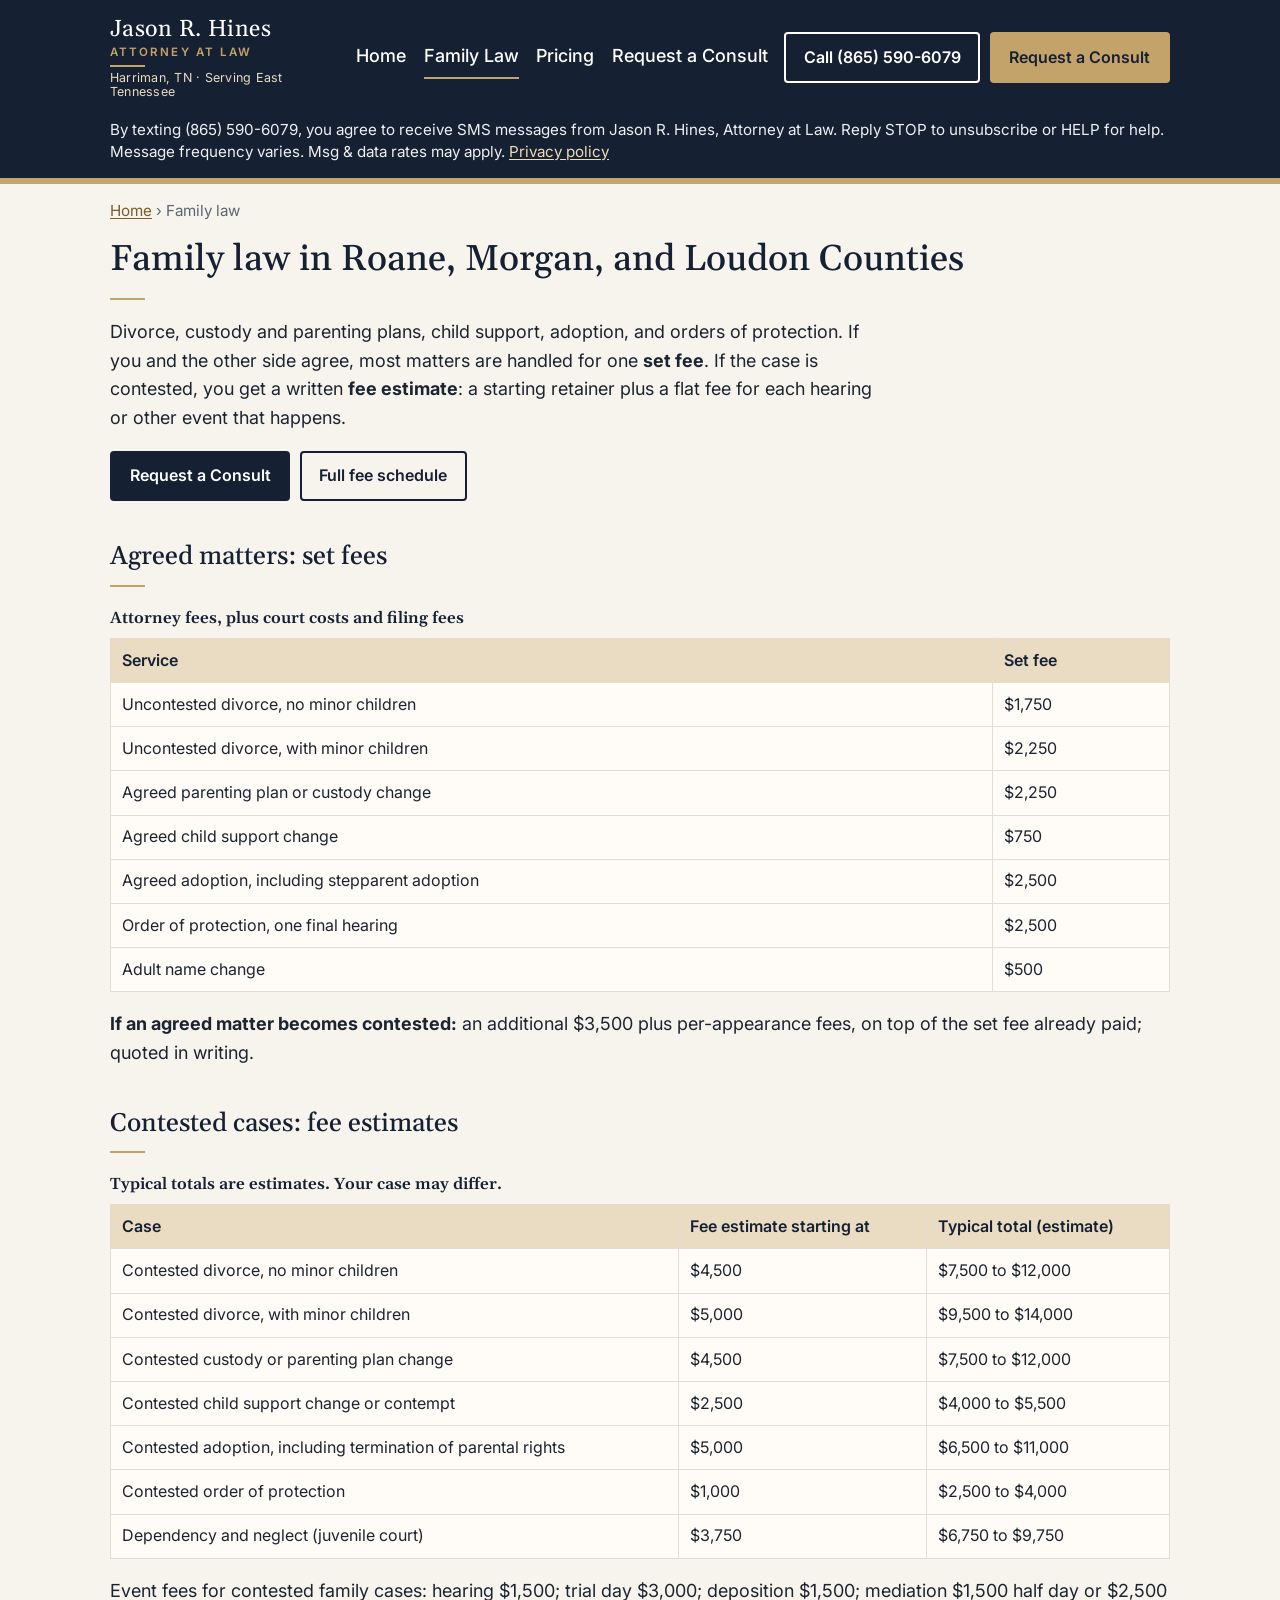
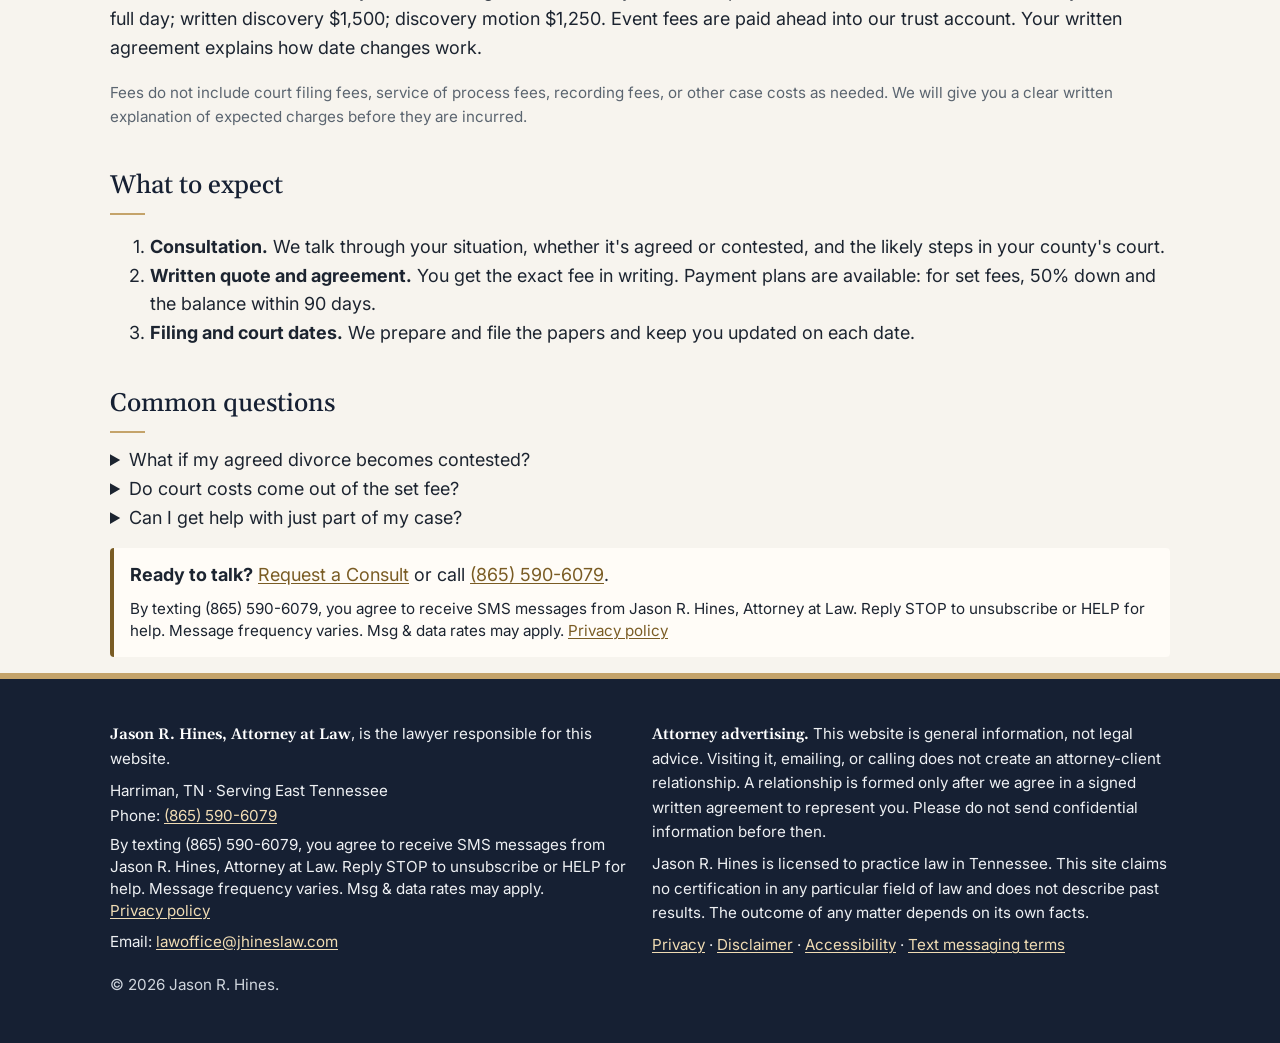
<file: family-law.html>
<!DOCTYPE html>
<html lang="en">
<head>
<meta charset="utf-8">
<meta name="viewport" content="width=device-width, initial-scale=1">
<title>Family Law | Jason R. Hines, Attorney at Law</title>
<meta name="description" content="Family law set fees and fee estimates for divorce, custody, support, adoption, and orders of protection in Roane, Morgan, and Loudon Counties, TN.">
<link rel="canonical" href="https://jhineslaw.com/family-law.html">
<link rel="stylesheet" href="styles.css">
<script src="utm-passthrough.js" defer></script>
</head>
<body>
<a class="skip" href="#main">Skip to main content</a>
<header class="site">
<div class="wrap bar">
<a class="brand" href="index.html"><span class="brand-name">Jason R. Hines</span><small><span class="brand-title">Attorney at Law</span><span class="brand-sep"> · </span><span class="brand-loc">Harriman, TN · Serving East Tennessee</span></small></a>
<nav class="main" aria-label="Main">
<ul><li><a href="index.html">Home</a></li><li><a href="family-law.html" aria-current="page">Family Law</a></li><li><a href="pricing.html">Pricing</a></li><li><a href="consult.html">Request a Consult</a></li></ul>
</nav>
<div class="cta">
<a class="btn btn-ghost" href="tel:+18655906079">Call (865) 590-6079</a>
<a class="btn btn-primary" href="consult.html">Request a Consult</a>
</div>
</div>
<p class="wrap sms-notice">By texting (865) 590-6079, you agree to receive SMS messages from Jason R. Hines, Attorney at Law. Reply STOP to unsubscribe or HELP for help. Message frequency varies. Msg &amp; data rates may apply. <a href="privacy.html">Privacy policy</a></p>
</header>
<main id="main" class="wrap" tabindex="-1">
<p class="small"><a href="index.html">Home</a> › Family law</p>
<h1>Family law in Roane, Morgan, and Loudon Counties</h1>
<p class="lead">Divorce, custody and parenting plans, child support, adoption, and orders of protection. If you and the other side agree, most matters are handled for one <strong>set fee</strong>. If the case is contested, you get a written <strong>fee estimate</strong>: a starting retainer plus a flat fee for each hearing or other event that happens.</p>
<p class="cta"><a class="btn btn-dark" href="consult.html">Request a Consult</a> <a class="btn btn-outline" href="pricing.html">Full fee schedule</a></p>
<h2>Agreed matters: set fees</h2>
<div class="table-scroll"><table><caption>Attorney fees, plus court costs and filing fees</caption><thead><tr><th scope="col">Service</th><th scope="col">Set fee</th></tr></thead><tbody><tr><td>Uncontested divorce, no minor children</td><td>$1,750</td></tr><tr><td>Uncontested divorce, with minor children</td><td>$2,250</td></tr><tr><td>Agreed parenting plan or custody change</td><td>$2,250</td></tr><tr><td>Agreed child support change</td><td>$750</td></tr><tr><td>Agreed adoption, including stepparent adoption</td><td>$2,500</td></tr><tr><td>Order of protection, one final hearing</td><td>$2,500</td></tr><tr><td>Adult name change</td><td>$500</td></tr></tbody></table></div>
<p><strong>If an agreed matter becomes contested:</strong> an additional $3,500 plus per-appearance fees, on top of the set fee already paid; quoted in writing.</p>
<h2>Contested cases: fee estimates</h2>
<div class="table-scroll"><table><caption>Typical totals are estimates. Your case may differ.</caption><thead><tr><th scope="col">Case</th><th scope="col">Fee estimate starting at</th><th scope="col">Typical total (estimate)</th></tr></thead><tbody><tr><td>Contested divorce, no minor children</td><td>$4,500</td><td>$7,500 to $12,000</td></tr><tr><td>Contested divorce, with minor children</td><td>$5,000</td><td>$9,500 to $14,000</td></tr><tr><td>Contested custody or parenting plan change</td><td>$4,500</td><td>$7,500 to $12,000</td></tr><tr><td>Contested child support change or contempt</td><td>$2,500</td><td>$4,000 to $5,500</td></tr><tr><td>Contested adoption, including termination of parental rights</td><td>$5,000</td><td>$6,500 to $11,000</td></tr><tr><td>Contested order of protection</td><td>$1,000</td><td>$2,500 to $4,000</td></tr><tr><td>Dependency and neglect (juvenile court)</td><td>$3,750</td><td>$6,750 to $9,750</td></tr></tbody></table></div>
<p>Event fees for contested family cases: hearing $1,500; trial day $3,000; deposition $1,500; mediation $1,500 half day or $2,500 full day; written discovery $1,500; discovery motion $1,250. Event fees are paid ahead into our trust account. Your written agreement explains how date changes work.</p>
<p class="small">Fees do not include court filing fees, service of process fees, recording fees, or other case costs as needed. We will give you a clear written explanation of expected charges before they are incurred.</p>
<h2>What to expect</h2>
<ol>
<li><strong>Consultation.</strong> We talk through your situation, whether it's agreed or contested, and the likely steps in your county's court.</li>
<li><strong>Written quote and agreement.</strong> You get the exact fee in writing. Payment plans are available: for set fees, 50% down and the balance within 90 days.</li>
<li><strong>Filing and court dates.</strong> We prepare and file the papers and keep you updated on each date.</li>
</ol>
<h2>Common questions</h2>
<details><summary>What if my agreed divorce becomes contested?</summary><p>We'll tell you in writing before any contested work starts, and your agreement explains how the fee changes.</p></details>
<details><summary>Do court costs come out of the set fee?</summary><p>No. Court costs and filing fees are separate from attorney fees.</p></details>
<details><summary>Can I get help with just part of my case?</summary><p>Yes. We can help with one part of your case, such as document review, document preparation, or a single court appearance. Any court document we prepare will say "Prepared by Jason R. Hines, Attorney at Law, BPR No. 028139," and will be filed with a Notice of Limited Appearance.</p></details>
<div class="note"><strong>Ready to talk?</strong> <a href="consult.html">Request a Consult</a> or call <a href="tel:+18655906079">(865) 590-6079</a>.
<p class="sms-notice">By texting (865) 590-6079, you agree to receive SMS messages from Jason R. Hines, Attorney at Law. Reply STOP to unsubscribe or HELP for help. Message frequency varies. Msg &amp; data rates may apply. <a href="privacy.html">Privacy policy</a></p>
</div>
</main>
<footer class="site">
<div class="wrap">
<div class="foot-grid">
<div>
<p><strong>Jason R. Hines, Attorney at Law</strong>, is the lawyer responsible for this website.</p>
<p>Harriman, TN · Serving East Tennessee<br>
Phone: <a href="tel:+18655906079">(865) 590-6079</a>
<span class="sms-notice">By texting (865) 590-6079, you agree to receive SMS messages from Jason R. Hines, Attorney at Law. Reply STOP to unsubscribe or HELP for help. Message frequency varies. Msg &amp; data rates may apply. <a href="privacy.html">Privacy policy</a></span>
Email: <a href="mailto:lawoffice@jhineslaw.com">lawoffice@jhineslaw.com</a></p>
</div>
<div>
<p><strong>Attorney advertising.</strong> This website is general information, not legal advice. Visiting it, emailing, or calling does not create an attorney-client relationship. A relationship is formed only after we agree in a signed written agreement to represent you. Please do not send confidential information before then.</p>
<p>Jason R. Hines is licensed to practice law in Tennessee. This site claims no certification in any particular field of law and does not describe past results. The outcome of any matter depends on its own facts.</p>
<p><a href="privacy.html">Privacy</a> · <a href="disclaimer.html">Disclaimer</a> · <a href="accessibility.html">Accessibility</a> · <a href="sms-terms.html">Text messaging terms</a></p>
</div>
</div>
<p class="small" style="color:#cfd5dd">© 2026 Jason R. Hines.</p>
</div>
</footer>
<script data-goatcounter="https://jhineslaw.goatcounter.com/count" async src="https://gc.zgo.at/count.js"></script>
</body>
</html>
</file>
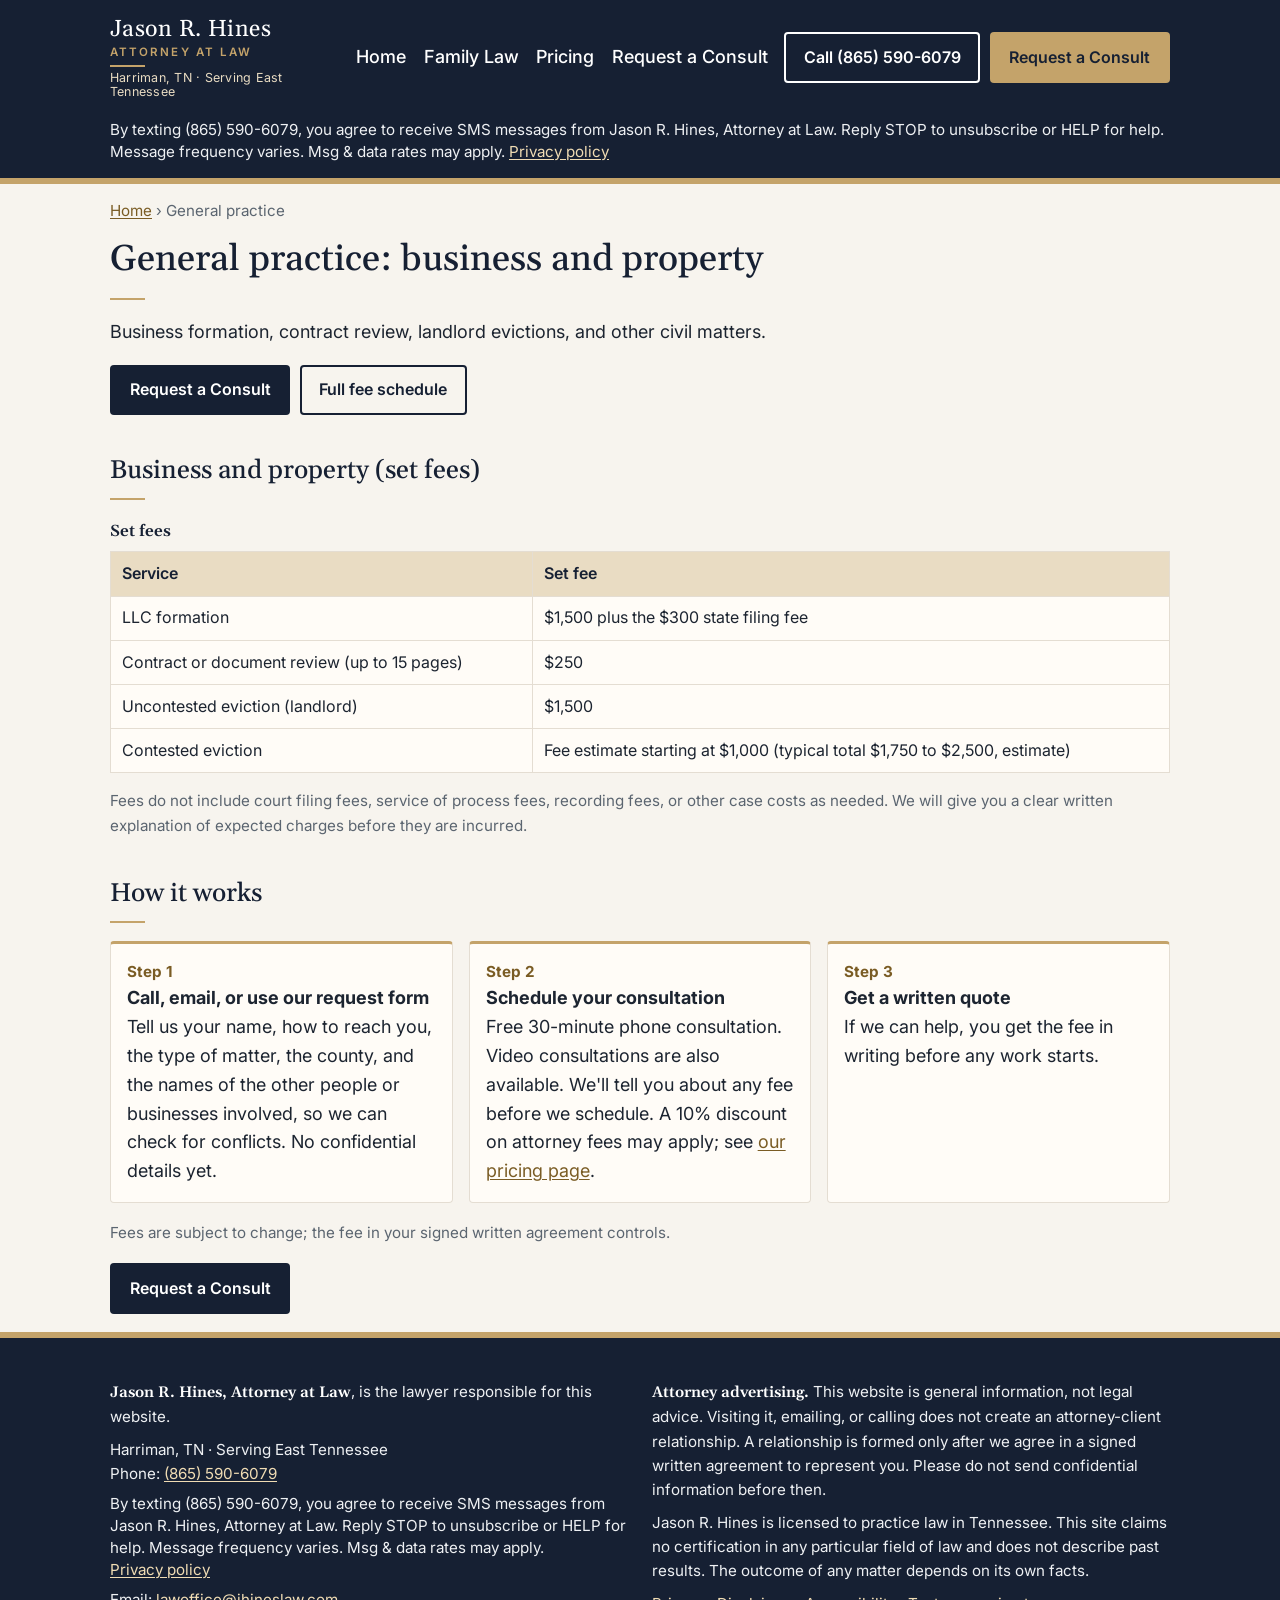
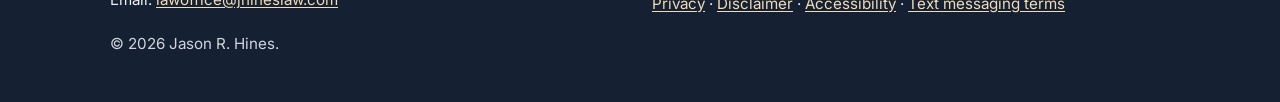
<file: general-practice.html>
<!DOCTYPE html>
<html lang="en">
<head>
<meta charset="utf-8">
<meta name="viewport" content="width=device-width, initial-scale=1">
<title>General Practice | Jason R. Hines, Attorney at Law</title>
<meta name="description" content="Business formation, contract review, landlord evictions, and other civil matters from Jason R. Hines, Attorney at Law, Harriman, TN.">
<link rel="canonical" href="https://jhineslaw.com/general-practice.html">
<link rel="stylesheet" href="styles.css">
<script src="utm-passthrough.js" defer></script>
</head>
<body>
<a class="skip" href="#main">Skip to main content</a>
<header class="site">
<div class="wrap bar">
<a class="brand" href="index.html"><span class="brand-name">Jason R. Hines</span><small><span class="brand-title">Attorney at Law</span><span class="brand-sep"> · </span><span class="brand-loc">Harriman, TN · Serving East Tennessee</span></small></a>
<nav class="main" aria-label="Main">
<ul><li><a href="index.html">Home</a></li><li><a href="family-law.html">Family Law</a></li><li><a href="pricing.html">Pricing</a></li><li><a href="consult.html">Request a Consult</a></li></ul>
</nav>
<div class="cta">
<a class="btn btn-ghost" href="tel:+18655906079">Call (865) 590-6079</a>
<a class="btn btn-primary" href="consult.html">Request a Consult</a>
</div>
</div>
<p class="wrap sms-notice">By texting (865) 590-6079, you agree to receive SMS messages from Jason R. Hines, Attorney at Law. Reply STOP to unsubscribe or HELP for help. Message frequency varies. Msg &amp; data rates may apply. <a href="privacy.html">Privacy policy</a></p>
</header>
<main id="main" class="wrap" tabindex="-1">
<p class="small"><a href="index.html">Home</a> › General practice</p>
<h1>General practice: business and property</h1>
<p class="lead">Business formation, contract review, landlord evictions, and other civil matters.</p>
<p class="cta"><a class="btn btn-dark" href="consult.html">Request a Consult</a> <a class="btn btn-outline" href="pricing.html">Full fee schedule</a></p>
<h2 id="general">Business and property (set fees)</h2>
<div class="table-scroll"><table><caption>Set fees</caption><thead><tr><th scope="col">Service</th><th scope="col">Set fee</th></tr></thead><tbody><tr><td>LLC formation</td><td>$1,500 plus the $300 state filing fee</td></tr><tr><td>Contract or document review (up to 15 pages)</td><td>$250</td></tr><tr><td>Uncontested eviction (landlord)</td><td>$1,500</td></tr><tr><td>Contested eviction</td><td>Fee estimate starting at $1,000 (typical total $1,750 to $2,500, estimate)</td></tr></tbody></table></div>
<p class="small">Fees do not include court filing fees, service of process fees, recording fees, or other case costs as needed. We will give you a clear written explanation of expected charges before they are incurred.</p>

<h2>How it works</h2>
<ol class="steps">
<li><strong>Call, email, or use our request form</strong><br>Tell us your name, how to reach you, the type of matter, the county, and the names of the other people or businesses involved, so we can check for conflicts. No confidential details yet.</li>
<li><strong>Schedule your consultation</strong><br>Free 30-minute phone consultation. Video consultations are also available. We'll tell you about any fee before we schedule. A 10% discount on attorney fees may apply; see <a href="pricing.html#veterans">our pricing page</a>.</li>
<li><strong>Get a written quote</strong><br>If we can help, you get the fee in writing before any work starts.</li>
</ol>
<p class="small">Fees are subject to change; the fee in your signed written agreement controls.</p>
<p class="cta"><a class="btn btn-dark" href="consult.html">Request a Consult</a></p>
</main>
<footer class="site">
<div class="wrap">
<div class="foot-grid">
<div>
<p><strong>Jason R. Hines, Attorney at Law</strong>, is the lawyer responsible for this website.</p>
<p>Harriman, TN · Serving East Tennessee<br>
Phone: <a href="tel:+18655906079">(865) 590-6079</a>
<span class="sms-notice">By texting (865) 590-6079, you agree to receive SMS messages from Jason R. Hines, Attorney at Law. Reply STOP to unsubscribe or HELP for help. Message frequency varies. Msg &amp; data rates may apply. <a href="privacy.html">Privacy policy</a></span>
Email: <a href="mailto:lawoffice@jhineslaw.com">lawoffice@jhineslaw.com</a></p>
</div>
<div>
<p><strong>Attorney advertising.</strong> This website is general information, not legal advice. Visiting it, emailing, or calling does not create an attorney-client relationship. A relationship is formed only after we agree in a signed written agreement to represent you. Please do not send confidential information before then.</p>
<p>Jason R. Hines is licensed to practice law in Tennessee. This site claims no certification in any particular field of law and does not describe past results. The outcome of any matter depends on its own facts.</p>
<p><a href="privacy.html">Privacy</a> · <a href="disclaimer.html">Disclaimer</a> · <a href="accessibility.html">Accessibility</a> · <a href="sms-terms.html">Text messaging terms</a></p>
</div>
</div>
<p class="small" style="color:#cfd5dd">© 2026 Jason R. Hines.</p>
</div>
</footer>
<script data-goatcounter="https://jhineslaw.goatcounter.com/count" async src="https://gc.zgo.at/count.js"></script>
</body>
</html>
</file>
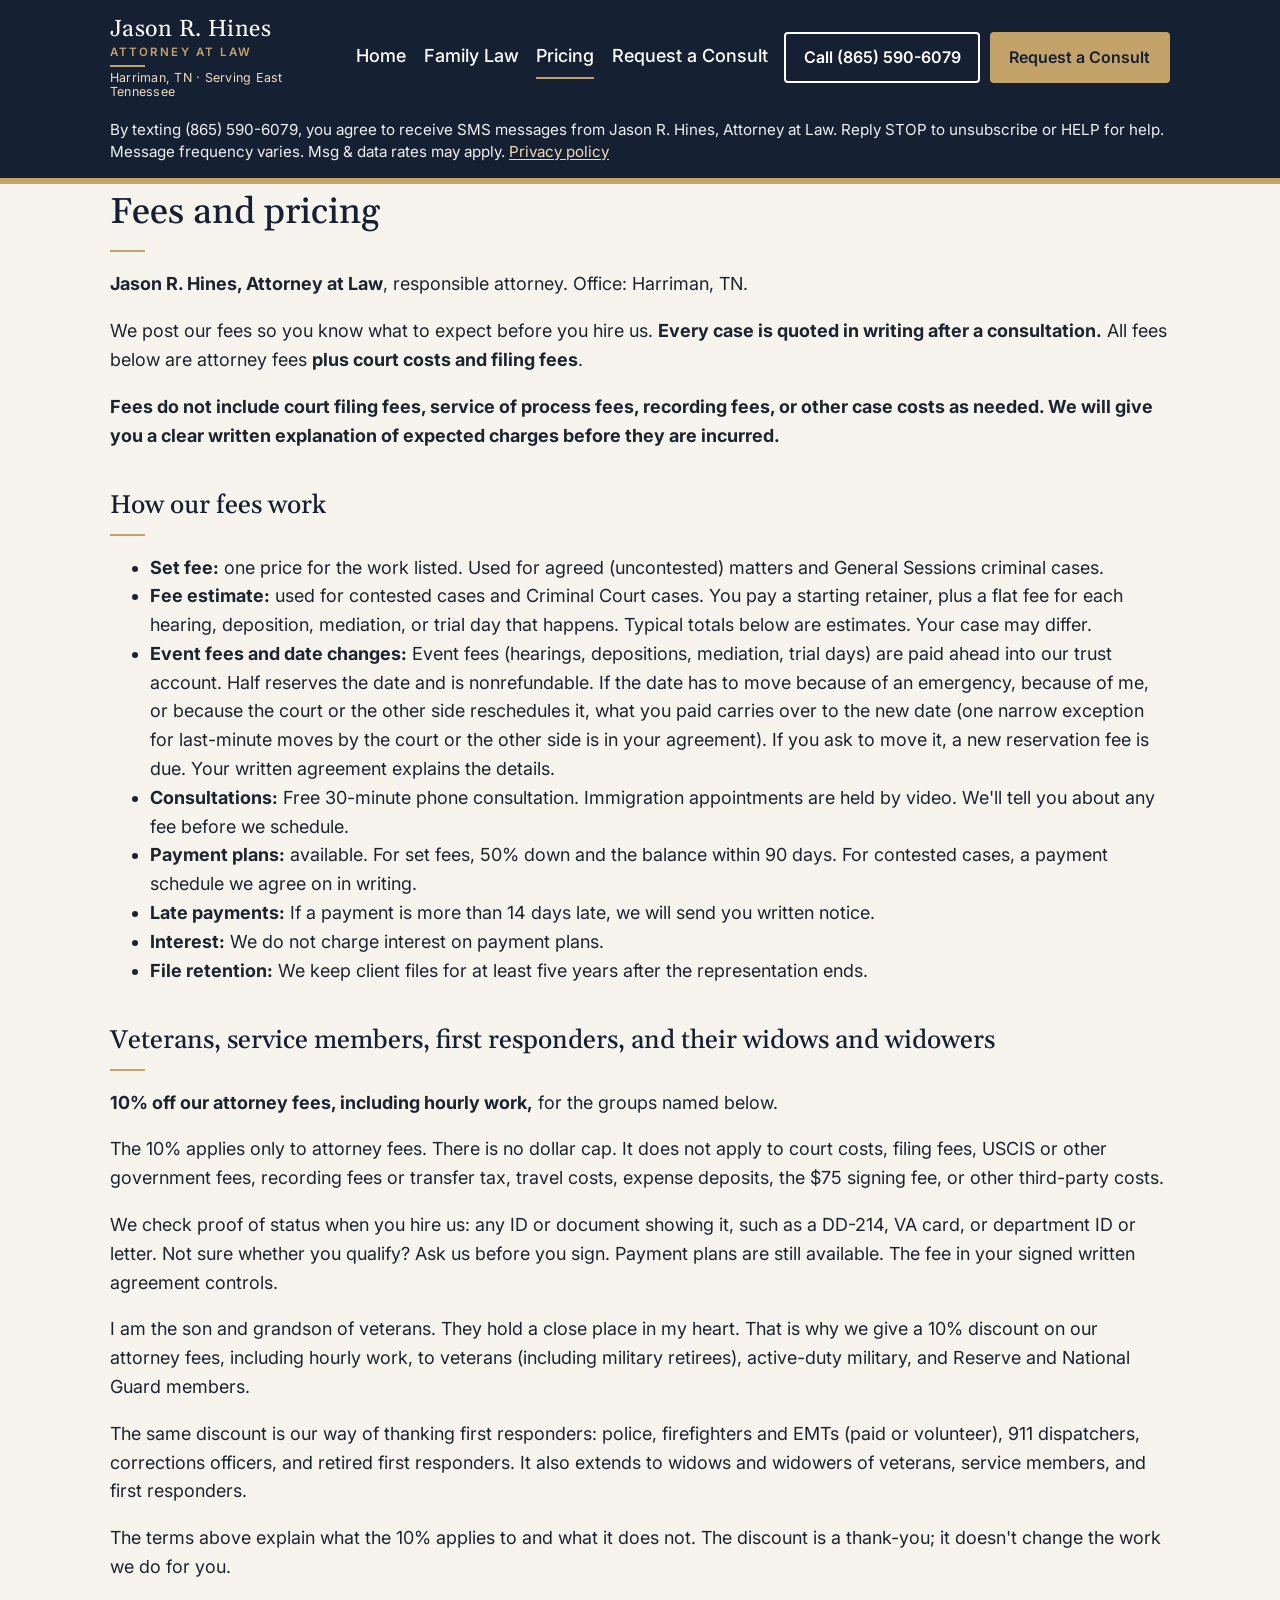
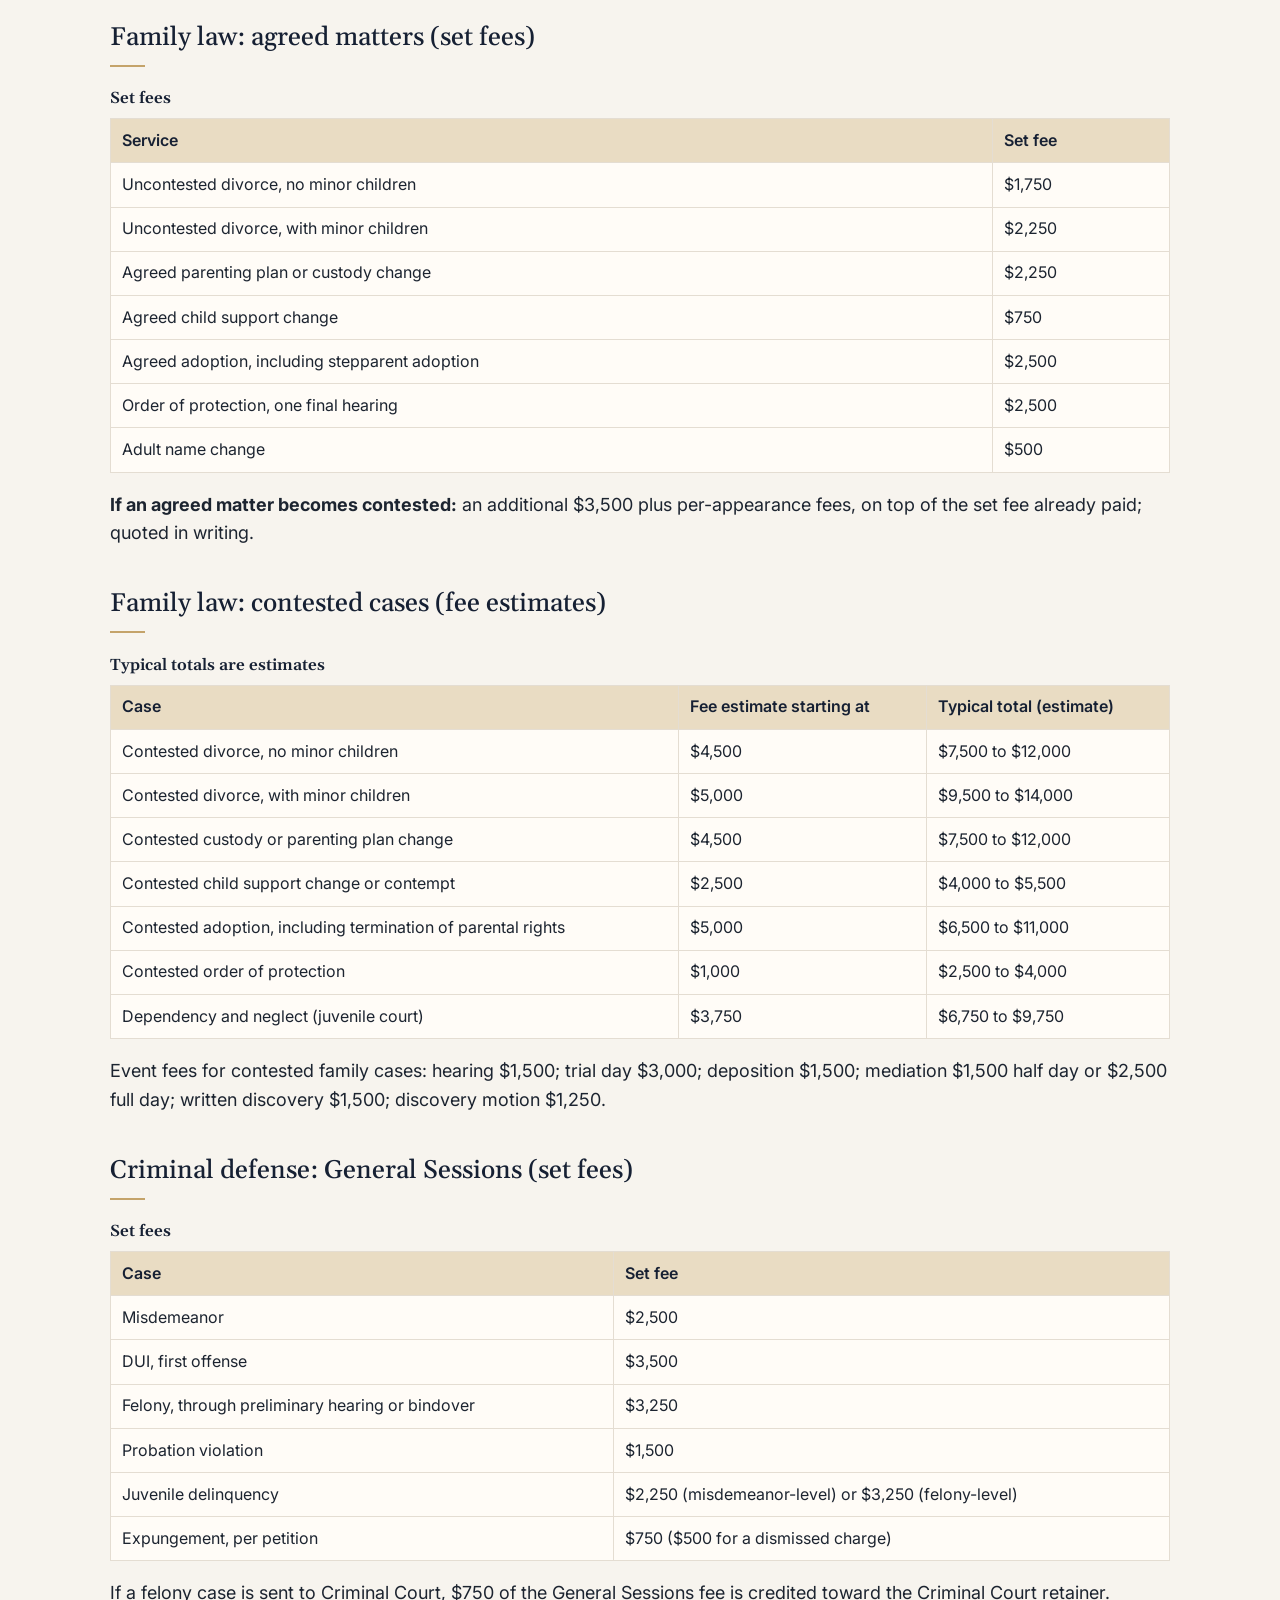
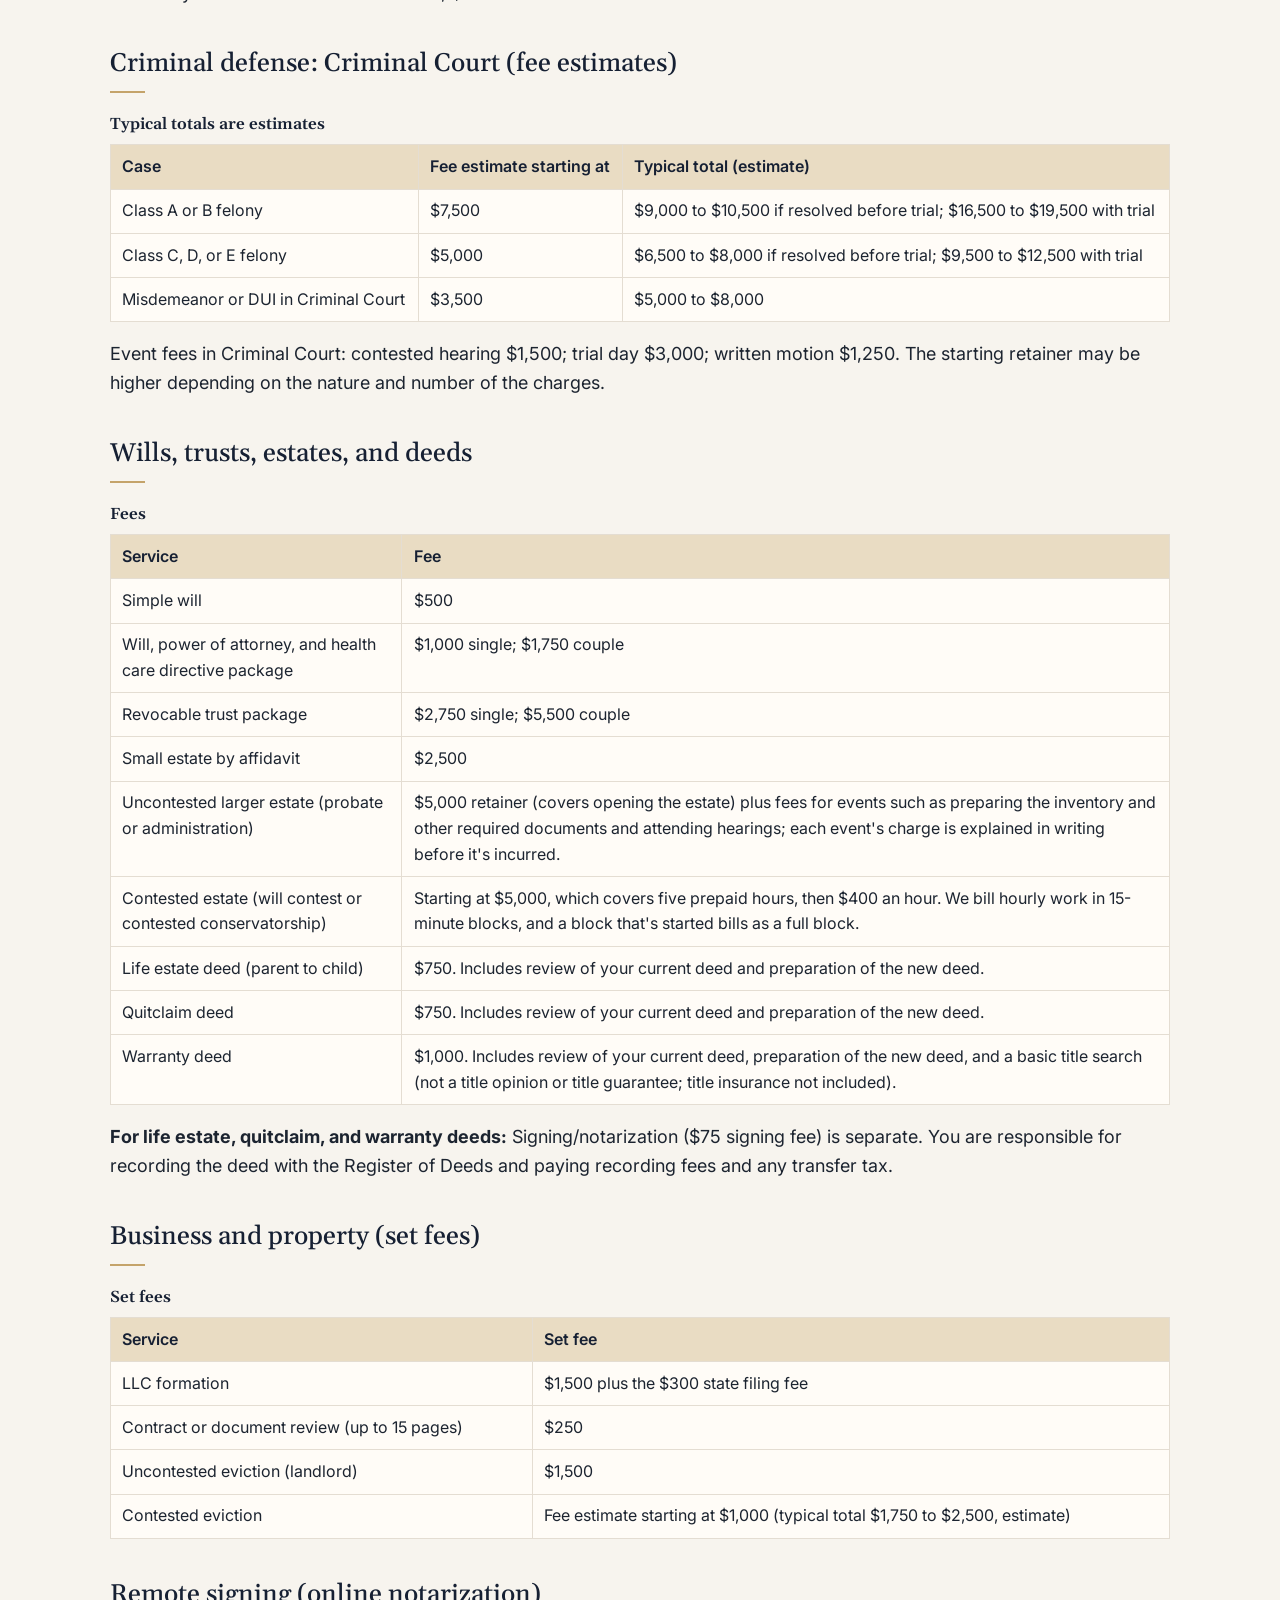
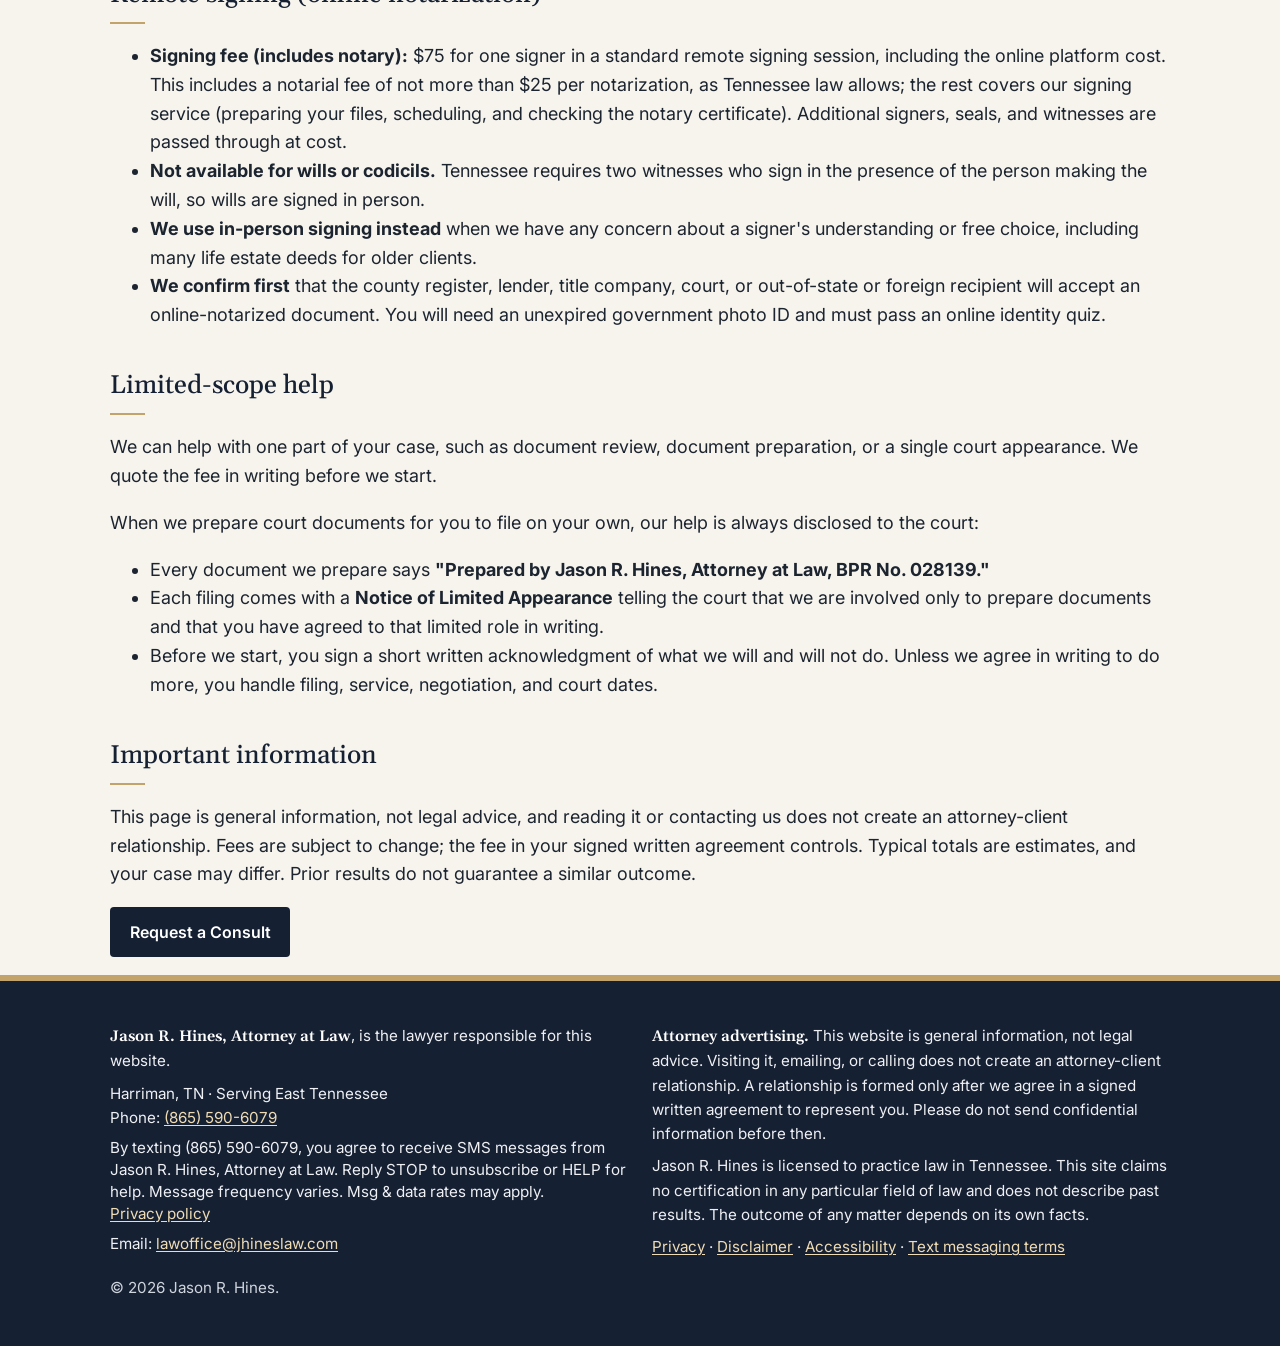
<file: pricing.html>
<!DOCTYPE html>
<html lang="en">
<head>
<meta charset="utf-8">
<meta name="viewport" content="width=device-width, initial-scale=1">
<title>Fees and Pricing | Jason R. Hines, Attorney at Law</title>
<meta name="description" content="Posted set fees and fee estimates for family law, criminal defense, estates, deeds, and business matters. Jason R. Hines, Attorney at Law, Harriman, TN.">
<link rel="canonical" href="https://jhineslaw.com/pricing.html">
<link rel="stylesheet" href="styles.css">
<script src="utm-passthrough.js" defer></script>
</head>
<body>
<a class="skip" href="#main">Skip to main content</a>
<header class="site">
<div class="wrap bar">
<a class="brand" href="index.html"><span class="brand-name">Jason R. Hines</span><small><span class="brand-title">Attorney at Law</span><span class="brand-sep"> · </span><span class="brand-loc">Harriman, TN · Serving East Tennessee</span></small></a>
<nav class="main" aria-label="Main">
<ul><li><a href="index.html">Home</a></li><li><a href="family-law.html">Family Law</a></li><li><a href="pricing.html" aria-current="page">Pricing</a></li><li><a href="consult.html">Request a Consult</a></li></ul>
</nav>
<div class="cta">
<a class="btn btn-ghost" href="tel:+18655906079">Call (865) 590-6079</a>
<a class="btn btn-primary" href="consult.html">Request a Consult</a>
</div>
</div>
<p class="wrap sms-notice">By texting (865) 590-6079, you agree to receive SMS messages from Jason R. Hines, Attorney at Law. Reply STOP to unsubscribe or HELP for help. Message frequency varies. Msg &amp; data rates may apply. <a href="privacy.html">Privacy policy</a></p>
</header>
<main id="main" class="wrap" tabindex="-1">
<h1>Fees and pricing</h1>
<p><strong>Jason R. Hines, Attorney at Law</strong>, responsible attorney. Office: Harriman, TN.</p>
<p>We post our fees so you know what to expect before you hire us. <strong>Every case is quoted in writing after a consultation.</strong> All fees below are attorney fees <strong>plus court costs and filing fees</strong>.</p>
<p><strong>Fees do not include court filing fees, service of process fees, recording fees, or other case costs as needed. We will give you a clear written explanation of expected charges before they are incurred.</strong></p>
<h2>How our fees work</h2>
<ul>
<li><strong>Set fee:</strong> one price for the work listed. Used for agreed (uncontested) matters and General Sessions criminal cases.</li>
<li><strong>Fee estimate:</strong> used for contested cases and Criminal Court cases. You pay a starting retainer, plus a flat fee for each hearing, deposition, mediation, or trial day that happens. Typical totals below are estimates. Your case may differ.</li>
<li><strong>Event fees and date changes:</strong> Event fees (hearings, depositions, mediation, trial days) are paid ahead into our trust account. Half reserves the date and is nonrefundable. If the date has to move because of an emergency, because of me, or because the court or the other side reschedules it, what you paid carries over to the new date (one narrow exception for last-minute moves by the court or the other side is in your agreement). If you ask to move it, a new reservation fee is due. Your written agreement explains the details.</li>
<li><strong>Consultations:</strong> Free 30-minute phone consultation. Immigration appointments are held by video. We'll tell you about any fee before we schedule.</li>
<li><strong>Payment plans:</strong> available. For set fees, 50% down and the balance within 90 days. For contested cases, a payment schedule we agree on in writing.</li>
<li><strong>Late payments:</strong> If a payment is more than 14 days late, we will send you written notice.</li>
<li><strong>Interest:</strong> We do not charge interest on payment plans.</li>
<li><strong>File retention:</strong> We keep client files for at least five years after the representation ends.</li>
</ul>
<h2 id="veterans">Veterans, service members, first responders, and their widows and widowers</h2>
<p><strong>10% off our attorney fees, including hourly work,</strong> for the groups named below.</p>
<p>The 10% applies only to attorney fees. There is no dollar cap. It does not apply to court costs, filing fees, USCIS or other government fees, recording fees or transfer tax, travel costs, expense deposits, the $75 signing fee, or other third-party costs.</p>
<p>We check proof of status when you hire us: any ID or document showing it, such as a DD-214, VA card, or department ID or letter. Not sure whether you qualify? Ask us before you sign. Payment plans are still available. The fee in your signed written agreement controls.</p>
<p>I am the son and grandson of veterans. They hold a close place in my heart. That is why we give a 10% discount on our attorney fees, including hourly work, to veterans (including military retirees), active-duty military, and Reserve and National Guard members.</p>
<p>The same discount is our way of thanking first responders: police, firefighters and EMTs (paid or volunteer), 911 dispatchers, corrections officers, and retired first responders. It also extends to widows and widowers of veterans, service members, and first responders.</p>
<p>The terms above explain what the 10% applies to and what it does not. The discount is a thank-you; it doesn't change the work we do for you.</p>
<h2 id="family">Family law: agreed matters (set fees)</h2>
<div class="table-scroll"><table><caption>Set fees</caption><thead><tr><th scope="col">Service</th><th scope="col">Set fee</th></tr></thead><tbody><tr><td>Uncontested divorce, no minor children</td><td>$1,750</td></tr><tr><td>Uncontested divorce, with minor children</td><td>$2,250</td></tr><tr><td>Agreed parenting plan or custody change</td><td>$2,250</td></tr><tr><td>Agreed child support change</td><td>$750</td></tr><tr><td>Agreed adoption, including stepparent adoption</td><td>$2,500</td></tr><tr><td>Order of protection, one final hearing</td><td>$2,500</td></tr><tr><td>Adult name change</td><td>$500</td></tr></tbody></table></div>
<p><strong>If an agreed matter becomes contested:</strong> an additional $3,500 plus per-appearance fees, on top of the set fee already paid; quoted in writing.</p>
<h2>Family law: contested cases (fee estimates)</h2>
<div class="table-scroll"><table><caption>Typical totals are estimates</caption><thead><tr><th scope="col">Case</th><th scope="col">Fee estimate starting at</th><th scope="col">Typical total (estimate)</th></tr></thead><tbody><tr><td>Contested divorce, no minor children</td><td>$4,500</td><td>$7,500 to $12,000</td></tr><tr><td>Contested divorce, with minor children</td><td>$5,000</td><td>$9,500 to $14,000</td></tr><tr><td>Contested custody or parenting plan change</td><td>$4,500</td><td>$7,500 to $12,000</td></tr><tr><td>Contested child support change or contempt</td><td>$2,500</td><td>$4,000 to $5,500</td></tr><tr><td>Contested adoption, including termination of parental rights</td><td>$5,000</td><td>$6,500 to $11,000</td></tr><tr><td>Contested order of protection</td><td>$1,000</td><td>$2,500 to $4,000</td></tr><tr><td>Dependency and neglect (juvenile court)</td><td>$3,750</td><td>$6,750 to $9,750</td></tr></tbody></table></div>
<p>Event fees for contested family cases: hearing $1,500; trial day $3,000; deposition $1,500; mediation $1,500 half day or $2,500 full day; written discovery $1,500; discovery motion $1,250.</p>
<h2 id="criminal">Criminal defense: General Sessions (set fees)</h2>
<div class="table-scroll"><table><caption>Set fees</caption><thead><tr><th scope="col">Case</th><th scope="col">Set fee</th></tr></thead><tbody><tr><td>Misdemeanor</td><td>$2,500</td></tr><tr><td>DUI, first offense</td><td>$3,500</td></tr><tr><td>Felony, through preliminary hearing or bindover</td><td>$3,250</td></tr><tr><td>Probation violation</td><td>$1,500</td></tr><tr><td>Juvenile delinquency</td><td>$2,250 (misdemeanor-level) or $3,250 (felony-level)</td></tr><tr><td>Expungement, per petition</td><td>$750 ($500 for a dismissed charge)</td></tr></tbody></table></div>
<p>If a felony case is sent to Criminal Court, $750 of the General Sessions fee is credited toward the Criminal Court retainer.</p>
<h2>Criminal defense: Criminal Court (fee estimates)</h2>
<div class="table-scroll"><table><caption>Typical totals are estimates</caption><thead><tr><th scope="col">Case</th><th scope="col">Fee estimate starting at</th><th scope="col">Typical total (estimate)</th></tr></thead><tbody><tr><td>Class A or B felony</td><td>$7,500</td><td>$9,000 to $10,500 if resolved before trial; $16,500 to $19,500 with trial</td></tr><tr><td>Class C, D, or E felony</td><td>$5,000</td><td>$6,500 to $8,000 if resolved before trial; $9,500 to $12,500 with trial</td></tr><tr><td>Misdemeanor or DUI in Criminal Court</td><td>$3,500</td><td>$5,000 to $8,000</td></tr></tbody></table></div>
<p>Event fees in Criminal Court: contested hearing $1,500; trial day $3,000; written motion $1,250. The starting retainer may be higher depending on the nature and number of the charges.</p>
<h2 id="estates">Wills, trusts, estates, and deeds</h2>
<div class="table-scroll"><table><caption>Fees</caption><thead><tr><th scope="col">Service</th><th scope="col">Fee</th></tr></thead><tbody><tr><td>Simple will</td><td>$500</td></tr><tr><td>Will, power of attorney, and health care directive package</td><td>$1,000 single; $1,750 couple</td></tr><tr><td>Revocable trust package</td><td>$2,750 single; $5,500 couple</td></tr><tr><td>Small estate by affidavit</td><td>$2,500</td></tr><tr><td>Uncontested larger estate (probate or administration)</td><td>$5,000 retainer (covers opening the estate) plus fees for events such as preparing the inventory and other required documents and attending hearings; each event's charge is explained in writing before it's incurred.</td></tr><tr><td>Contested estate (will contest or contested conservatorship)</td><td>Starting at $5,000, which covers five prepaid hours, then $400 an hour. We bill hourly work in 15-minute blocks, and a block that's started bills as a full block.</td></tr><tr><td>Life estate deed (parent to child)</td><td>$750. Includes review of your current deed and preparation of the new deed.</td></tr><tr><td>Quitclaim deed</td><td>$750. Includes review of your current deed and preparation of the new deed.</td></tr><tr><td>Warranty deed</td><td>$1,000. Includes review of your current deed, preparation of the new deed, and a basic title search (not a title opinion or title guarantee; title insurance not included).</td></tr></tbody></table></div>
<p><strong>For life estate, quitclaim, and warranty deeds:</strong> Signing/notarization ($75 signing fee) is separate. You are responsible for recording the deed with the Register of Deeds and paying recording fees and any transfer tax.</p>
<h2 id="general">Business and property (set fees)</h2>
<div class="table-scroll"><table><caption>Set fees</caption><thead><tr><th scope="col">Service</th><th scope="col">Set fee</th></tr></thead><tbody><tr><td>LLC formation</td><td>$1,500 plus the $300 state filing fee</td></tr><tr><td>Contract or document review (up to 15 pages)</td><td>$250</td></tr><tr><td>Uncontested eviction (landlord)</td><td>$1,500</td></tr><tr><td>Contested eviction</td><td>Fee estimate starting at $1,000 (typical total $1,750 to $2,500, estimate)</td></tr></tbody></table></div>
<h2>Remote signing (online notarization)</h2>
<ul>
<li><strong>Signing fee (includes notary):</strong> $75 for one signer in a standard remote signing session, including the online platform cost. This includes a notarial fee of not more than $25 per notarization, as Tennessee law allows; the rest covers our signing service (preparing your files, scheduling, and checking the notary certificate). Additional signers, seals, and witnesses are passed through at cost.</li>
<li><strong>Not available for wills or codicils.</strong> Tennessee requires two witnesses who sign in the presence of the person making the will, so wills are signed in person.</li>
<li><strong>We use in-person signing instead</strong> when we have any concern about a signer's understanding or free choice, including many life estate deeds for older clients.</li>
<li><strong>We confirm first</strong> that the county register, lender, title company, court, or out-of-state or foreign recipient will accept an online-notarized document. You will need an unexpired government photo ID and must pass an online identity quiz.</li>
</ul>
<h2>Limited-scope help</h2>
<p>We can help with one part of your case, such as document review, document preparation, or a single court appearance. We quote the fee in writing before we start.</p>
<p>When we prepare court documents for you to file on your own, our help is always disclosed to the court:</p>
<ul>
<li>Every document we prepare says <strong>"Prepared by Jason R. Hines, Attorney at Law, BPR No. 028139."</strong></li>
<li>Each filing comes with a <strong>Notice of Limited Appearance</strong> telling the court that we are involved only to prepare documents and that you have agreed to that limited role in writing.</li>
<li>Before we start, you sign a short written acknowledgment of what we will and will not do. Unless we agree in writing to do more, you handle filing, service, negotiation, and court dates.</li>
</ul>
<h2>Important information</h2>
<p>This page is general information, not legal advice, and reading it or contacting us does not create an attorney-client relationship. Fees are subject to change; the fee in your signed written agreement controls. Typical totals are estimates, and your case may differ. Prior results do not guarantee a similar outcome.</p>
<p class="cta"><a class="btn btn-dark" href="consult.html">Request a Consult</a></p>
</main>
<footer class="site">
<div class="wrap">
<div class="foot-grid">
<div>
<p><strong>Jason R. Hines, Attorney at Law</strong>, is the lawyer responsible for this website.</p>
<p>Harriman, TN · Serving East Tennessee<br>
Phone: <a href="tel:+18655906079">(865) 590-6079</a>
<span class="sms-notice">By texting (865) 590-6079, you agree to receive SMS messages from Jason R. Hines, Attorney at Law. Reply STOP to unsubscribe or HELP for help. Message frequency varies. Msg &amp; data rates may apply. <a href="privacy.html">Privacy policy</a></span>
Email: <a href="mailto:lawoffice@jhineslaw.com">lawoffice@jhineslaw.com</a></p>
</div>
<div>
<p><strong>Attorney advertising.</strong> This website is general information, not legal advice. Visiting it, emailing, or calling does not create an attorney-client relationship. A relationship is formed only after we agree in a signed written agreement to represent you. Please do not send confidential information before then.</p>
<p>Jason R. Hines is licensed to practice law in Tennessee. This site claims no certification in any particular field of law and does not describe past results. The outcome of any matter depends on its own facts.</p>
<p><a href="privacy.html">Privacy</a> · <a href="disclaimer.html">Disclaimer</a> · <a href="accessibility.html">Accessibility</a> · <a href="sms-terms.html">Text messaging terms</a></p>
</div>
</div>
<p class="small" style="color:#cfd5dd">© 2026 Jason R. Hines.</p>
</div>
</footer>
<script data-goatcounter="https://jhineslaw.goatcounter.com/count" async src="https://gc.zgo.at/count.js"></script>
</body>
</html>
</file>
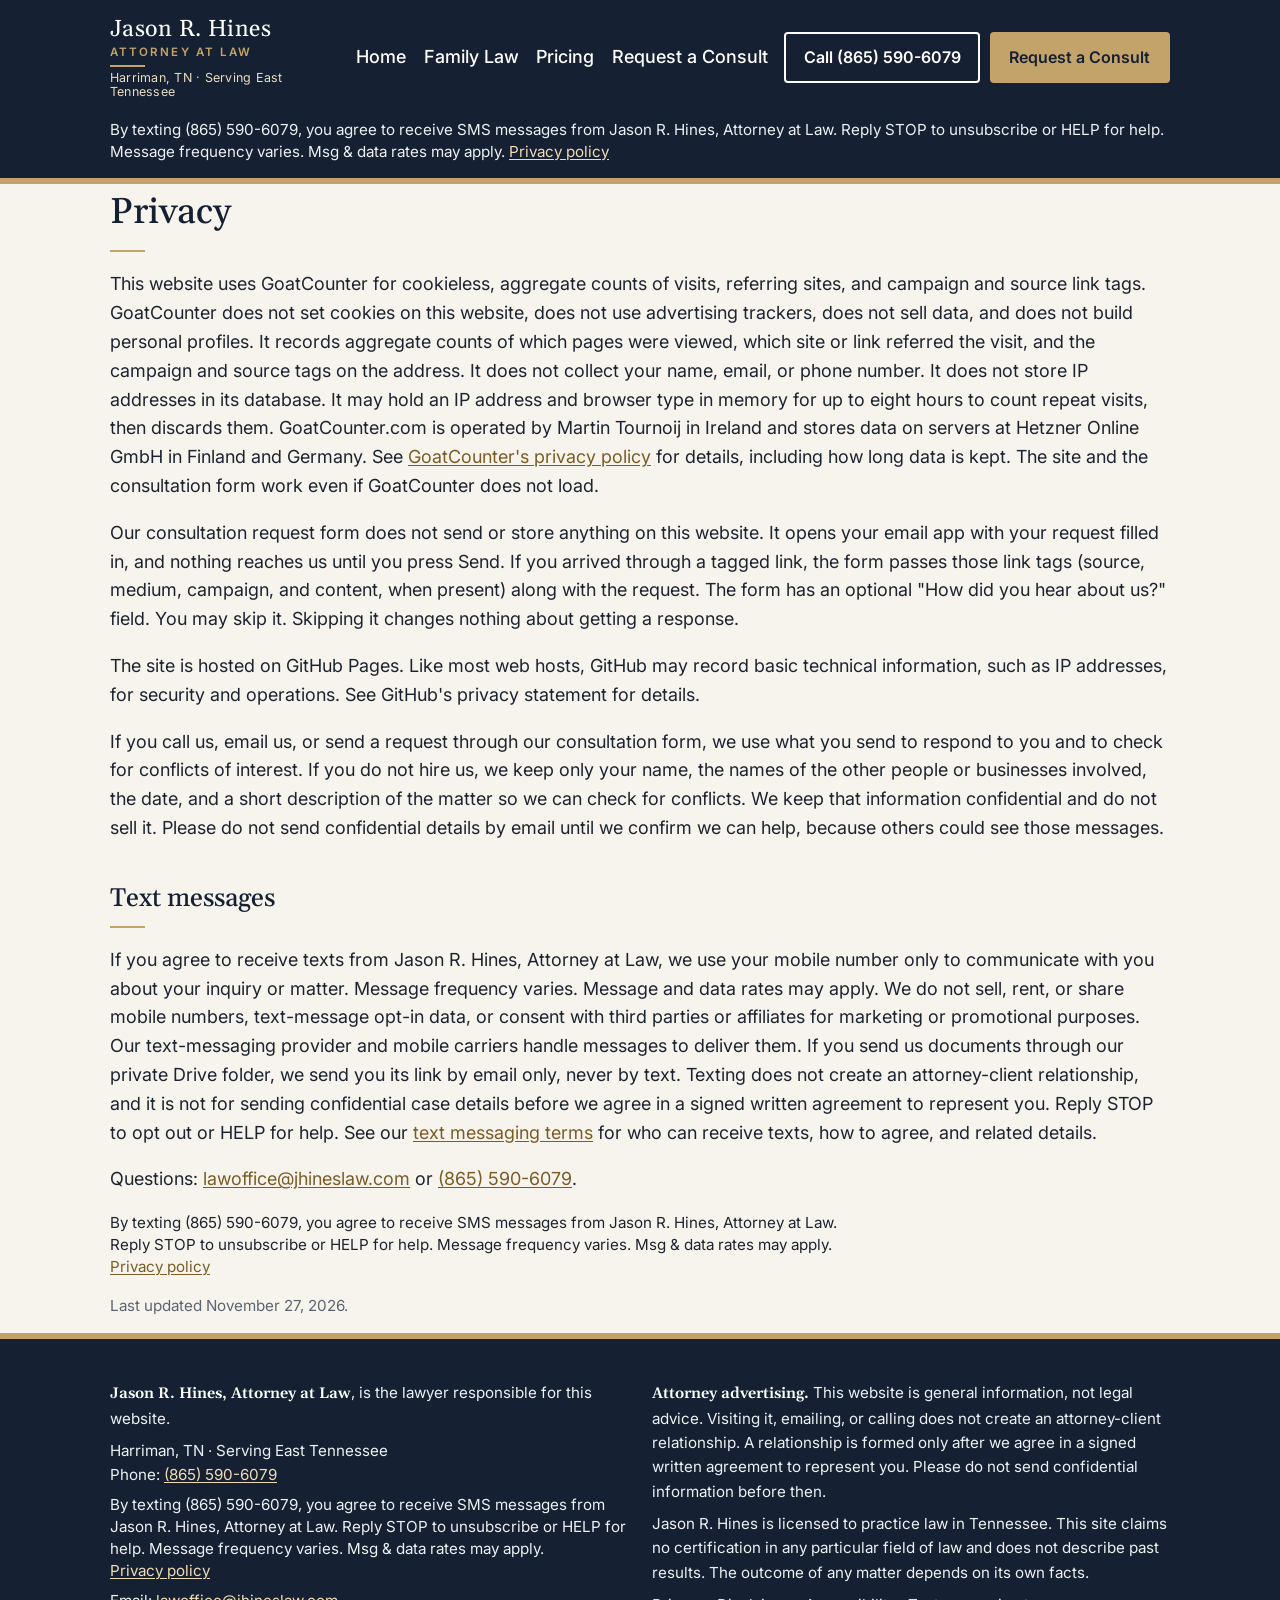
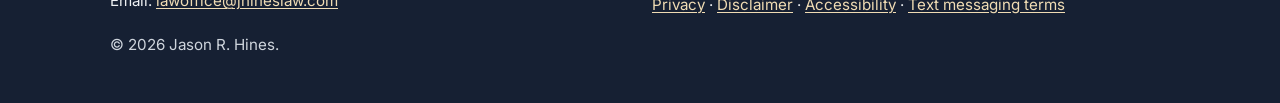
<file: privacy.html>
<!DOCTYPE html>
<html lang="en">
<head>
<meta charset="utf-8">
<meta name="viewport" content="width=device-width, initial-scale=1">
<title>Privacy | Jason R. Hines, Attorney at Law</title>
<meta name="description" content="Privacy information for jhineslaw.com.">
<link rel="canonical" href="https://jhineslaw.com/privacy.html">
<link rel="stylesheet" href="styles.css">
<script src="utm-passthrough.js" defer></script>
</head>
<body>
<a class="skip" href="#main">Skip to main content</a>
<header class="site">
<div class="wrap bar">
<a class="brand" href="index.html"><span class="brand-name">Jason R. Hines</span><small><span class="brand-title">Attorney at Law</span><span class="brand-sep"> · </span><span class="brand-loc">Harriman, TN · Serving East Tennessee</span></small></a>
<nav class="main" aria-label="Main">
<ul><li><a href="index.html">Home</a></li><li><a href="family-law.html">Family Law</a></li><li><a href="pricing.html">Pricing</a></li><li><a href="consult.html">Request a Consult</a></li></ul>
</nav>
<div class="cta">
<a class="btn btn-ghost" href="tel:+18655906079">Call (865) 590-6079</a>
<a class="btn btn-primary" href="consult.html">Request a Consult</a>
</div>
</div>
<p class="wrap sms-notice">By texting (865) 590-6079, you agree to receive SMS messages from Jason R. Hines, Attorney at Law. Reply STOP to unsubscribe or HELP for help. Message frequency varies. Msg &amp; data rates may apply. <a href="privacy.html">Privacy policy</a></p>
</header>
<main id="main" class="wrap" tabindex="-1">
<h1>Privacy</h1>
<p>This website uses GoatCounter for cookieless, aggregate counts of visits, referring sites, and campaign and source link tags. GoatCounter does not set cookies on this website, does not use advertising trackers, does not sell data, and does not build personal profiles. It records aggregate counts of which pages were viewed, which site or link referred the visit, and the campaign and source tags on the address. It does not collect your name, email, or phone number. It does not store IP addresses in its database. It may hold an IP address and browser type in memory for up to eight hours to count repeat visits, then discards them. GoatCounter.com is operated by Martin Tournoij in Ireland and stores data on servers at Hetzner Online GmbH in Finland and Germany. See <a href="https://www.goatcounter.com/help/privacy">GoatCounter's privacy policy</a> for details, including how long data is kept. The site and the consultation form work even if GoatCounter does not load.</p>
<p>Our consultation request form does not send or store anything on this website. It opens your email app with your request filled in, and nothing reaches us until you press Send. If you arrived through a tagged link, the form passes those link tags (source, medium, campaign, and content, when present) along with the request. The form has an optional "How did you hear about us?" field. You may skip it. Skipping it changes nothing about getting a response.</p>
<p>The site is hosted on GitHub Pages. Like most web hosts, GitHub may record basic technical information, such as IP addresses, for security and operations. See GitHub's privacy statement for details.</p>
<p>If you call us, email us, or send a request through our consultation form, we use what you send to respond to you and to check for conflicts of interest. If you do not hire us, we keep only your name, the names of the other people or businesses involved, the date, and a short description of the matter so we can check for conflicts. We keep that information confidential and do not sell it. Please do not send confidential details by email until we confirm we can help, because others could see those messages.</p>
<h2>Text messages</h2>
<p>If you agree to receive texts from Jason R. Hines, Attorney at Law, we use your mobile number only to communicate with you about your inquiry or matter. Message frequency varies. Message and data rates may apply. We do not sell, rent, or share mobile numbers, text-message opt-in data, or consent with third parties or affiliates for marketing or promotional purposes. Our text-messaging provider and mobile carriers handle messages to deliver them. If you send us documents through our private Drive folder, we send you its link by email only, never by text. Texting does not create an attorney-client relationship, and it is not for sending confidential case details before we agree in a signed written agreement to represent you. Reply STOP to opt out or HELP for help. See our <a href="sms-terms.html">text messaging terms</a> for who can receive texts, how to agree, and related details.</p>
<p>Questions: <a href="mailto:lawoffice@jhineslaw.com">lawoffice@jhineslaw.com</a> or <a href="tel:+18655906079">(865) 590-6079</a>.</p>
<p class="sms-notice">By texting (865) 590-6079, you agree to receive SMS messages from Jason R. Hines, Attorney at Law. Reply STOP to unsubscribe or HELP for help. Message frequency varies. Msg &amp; data rates may apply. <a href="privacy.html">Privacy policy</a></p>
<p class="small">Last updated November 27, 2026.</p>
</main>
<footer class="site">
<div class="wrap">
<div class="foot-grid">
<div>
<p><strong>Jason R. Hines, Attorney at Law</strong>, is the lawyer responsible for this website.</p>
<p>Harriman, TN · Serving East Tennessee<br>
Phone: <a href="tel:+18655906079">(865) 590-6079</a>
<span class="sms-notice">By texting (865) 590-6079, you agree to receive SMS messages from Jason R. Hines, Attorney at Law. Reply STOP to unsubscribe or HELP for help. Message frequency varies. Msg &amp; data rates may apply. <a href="privacy.html">Privacy policy</a></span>
Email: <a href="mailto:lawoffice@jhineslaw.com">lawoffice@jhineslaw.com</a></p>
</div>
<div>
<p><strong>Attorney advertising.</strong> This website is general information, not legal advice. Visiting it, emailing, or calling does not create an attorney-client relationship. A relationship is formed only after we agree in a signed written agreement to represent you. Please do not send confidential information before then.</p>
<p>Jason R. Hines is licensed to practice law in Tennessee. This site claims no certification in any particular field of law and does not describe past results. The outcome of any matter depends on its own facts.</p>
<p><a href="privacy.html">Privacy</a> · <a href="disclaimer.html">Disclaimer</a> · <a href="accessibility.html">Accessibility</a> · <a href="sms-terms.html">Text messaging terms</a></p>
</div>
</div>
<p class="small" style="color:#cfd5dd">© 2026 Jason R. Hines.</p>
</div>
</footer>
<script data-goatcounter="https://jhineslaw.goatcounter.com/count" async src="https://gc.zgo.at/count.js"></script>
</body>
</html>
</file>
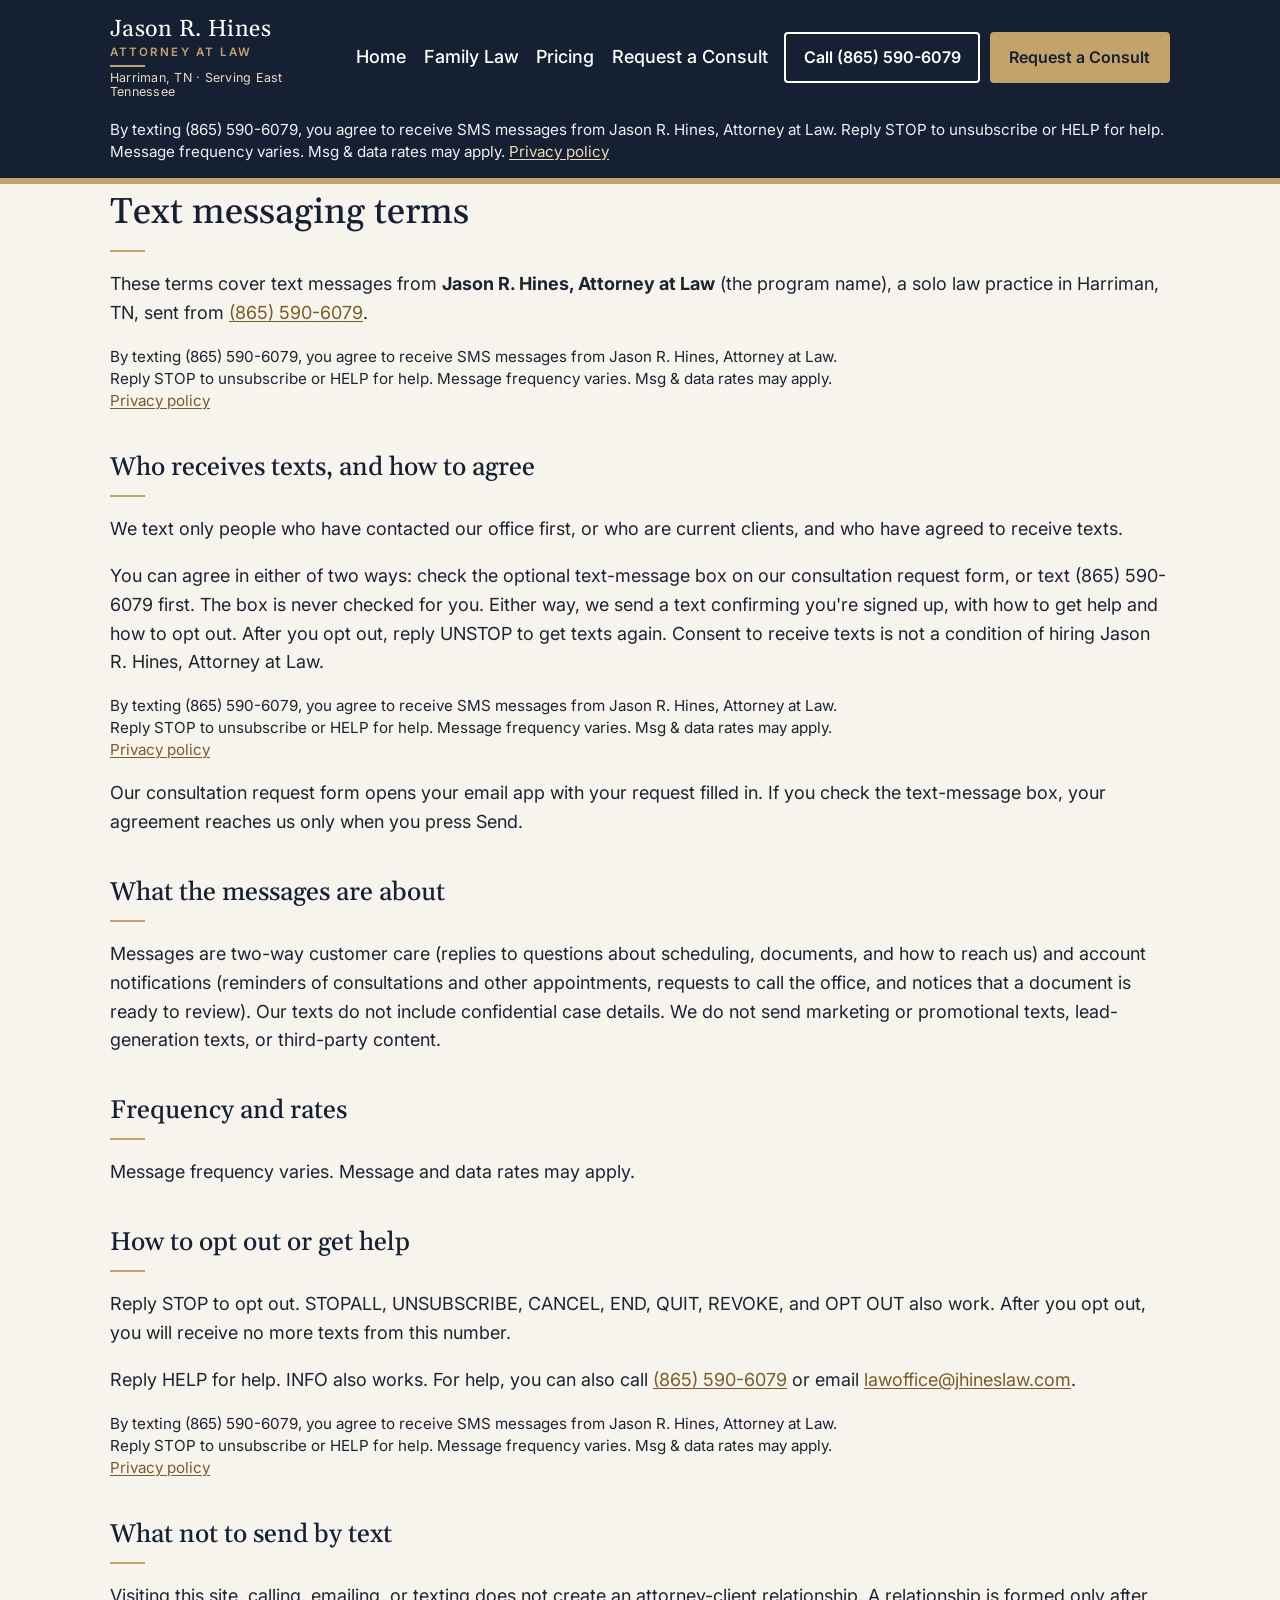
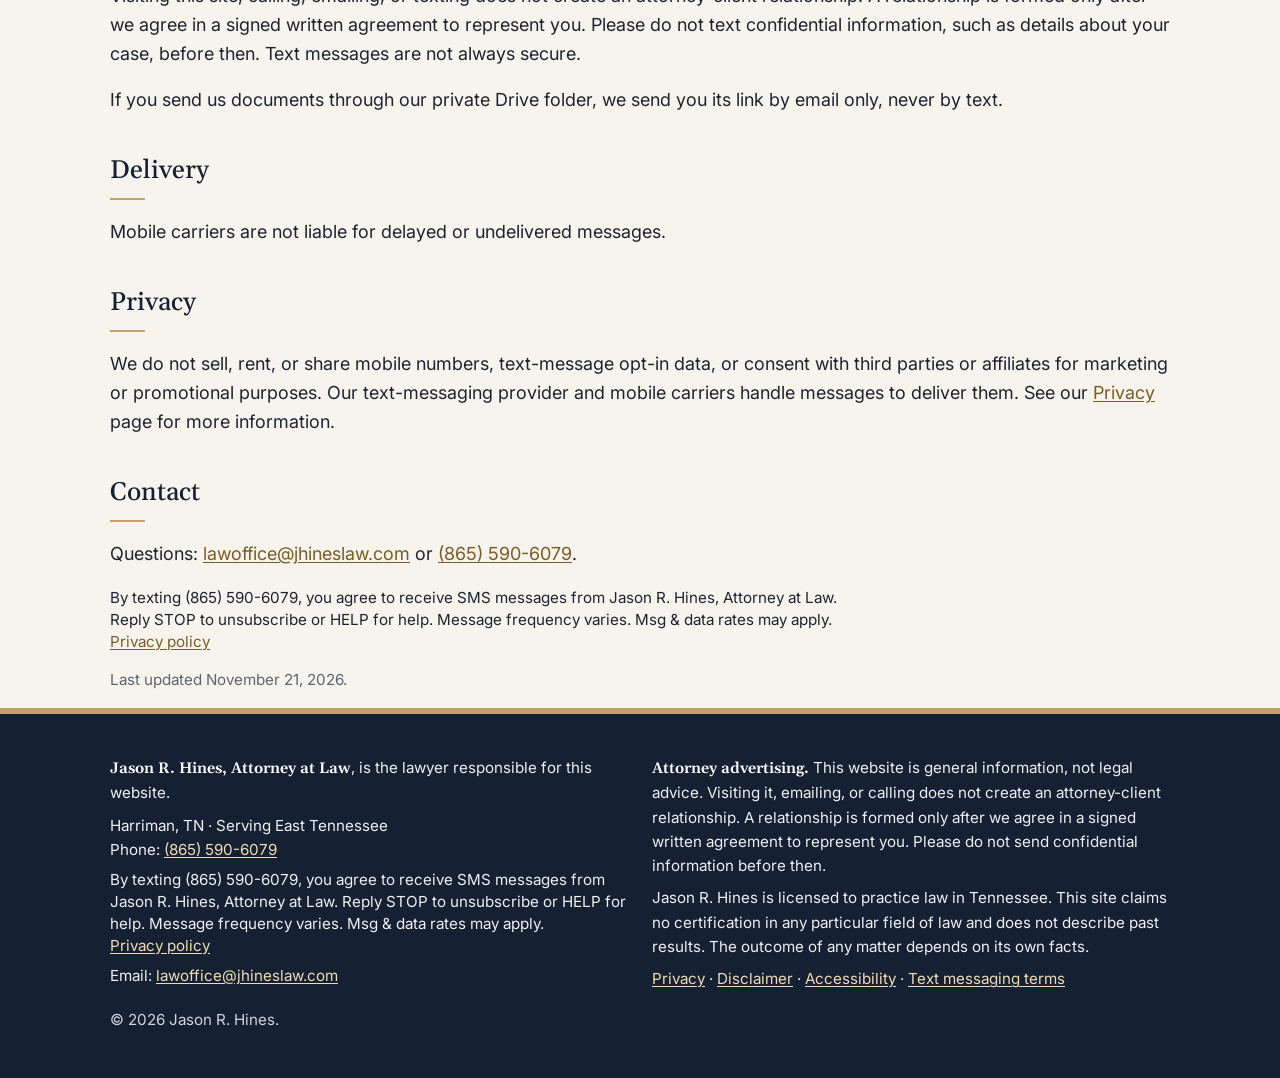
<file: sms-terms.html>
<!DOCTYPE html>
<html lang="en">
<head>
<meta charset="utf-8">
<meta name="viewport" content="width=device-width, initial-scale=1">
<title>Text messaging terms | Jason R. Hines, Attorney at Law</title>
<meta name="description" content="Text messaging terms for Jason R. Hines, Attorney at Law, Harriman, TN.">
<link rel="canonical" href="https://jhineslaw.com/sms-terms.html">
<link rel="stylesheet" href="styles.css">
<script src="utm-passthrough.js" defer></script>
</head>
<body>
<a class="skip" href="#main">Skip to main content</a>
<header class="site">
<div class="wrap bar">
<a class="brand" href="index.html"><span class="brand-name">Jason R. Hines</span><small><span class="brand-title">Attorney at Law</span><span class="brand-sep"> · </span><span class="brand-loc">Harriman, TN · Serving East Tennessee</span></small></a>
<nav class="main" aria-label="Main">
<ul><li><a href="index.html">Home</a></li><li><a href="family-law.html">Family Law</a></li><li><a href="pricing.html">Pricing</a></li><li><a href="consult.html">Request a Consult</a></li></ul>
</nav>
<div class="cta">
<a class="btn btn-ghost" href="tel:+18655906079">Call (865) 590-6079</a>
<a class="btn btn-primary" href="consult.html">Request a Consult</a>
</div>
</div>
<p class="wrap sms-notice">By texting (865) 590-6079, you agree to receive SMS messages from Jason R. Hines, Attorney at Law. Reply STOP to unsubscribe or HELP for help. Message frequency varies. Msg &amp; data rates may apply. <a href="privacy.html">Privacy policy</a></p>
</header>
<main id="main" class="wrap" tabindex="-1">
<h1>Text messaging terms</h1>
<p>These terms cover text messages from <strong>Jason R. Hines, Attorney at Law</strong> (the program name), a solo law practice in Harriman, TN, sent from <a href="tel:+18655906079">(865) 590-6079</a>.</p>
<p class="sms-notice">By texting (865) 590-6079, you agree to receive SMS messages from Jason R. Hines, Attorney at Law. Reply STOP to unsubscribe or HELP for help. Message frequency varies. Msg &amp; data rates may apply. <a href="privacy.html">Privacy policy</a></p>
<h2>Who receives texts, and how to agree</h2>
<p>We text only people who have contacted our office first, or who are current clients, and who have agreed to receive texts.</p>
<p>You can agree in either of two ways: check the optional text-message box on our consultation request form, or text (865) 590-6079 first. The box is never checked for you. Either way, we send a text confirming you're signed up, with how to get help and how to opt out. After you opt out, reply UNSTOP to get texts again. Consent to receive texts is not a condition of hiring Jason R. Hines, Attorney at Law.</p>
<p class="sms-notice">By texting (865) 590-6079, you agree to receive SMS messages from Jason R. Hines, Attorney at Law. Reply STOP to unsubscribe or HELP for help. Message frequency varies. Msg &amp; data rates may apply. <a href="privacy.html">Privacy policy</a></p>
<p>Our consultation request form opens your email app with your request filled in. If you check the text-message box, your agreement reaches us only when you press Send.</p>
<h2>What the messages are about</h2>
<p>Messages are two-way customer care (replies to questions about scheduling, documents, and how to reach us) and account notifications (reminders of consultations and other appointments, requests to call the office, and notices that a document is ready to review). Our texts do not include confidential case details. We do not send marketing or promotional texts, lead-generation texts, or third-party content.</p>
<h2>Frequency and rates</h2>
<p>Message frequency varies. Message and data rates may apply.</p>
<h2>How to opt out or get help</h2>
<p>Reply STOP to opt out. STOPALL, UNSUBSCRIBE, CANCEL, END, QUIT, REVOKE, and OPT OUT also work. After you opt out, you will receive no more texts from this number.</p>
<p>Reply HELP for help. INFO also works. For help, you can also call <a href="tel:+18655906079">(865) 590-6079</a> or email <a href="mailto:lawoffice@jhineslaw.com">lawoffice@jhineslaw.com</a>.</p>
<p class="sms-notice">By texting (865) 590-6079, you agree to receive SMS messages from Jason R. Hines, Attorney at Law. Reply STOP to unsubscribe or HELP for help. Message frequency varies. Msg &amp; data rates may apply. <a href="privacy.html">Privacy policy</a></p>
<h2>What not to send by text</h2>
<p>Visiting this site, calling, emailing, or texting does not create an attorney-client relationship. A relationship is formed only after we agree in a signed written agreement to represent you. Please do not text confidential information, such as details about your case, before then. Text messages are not always secure.</p>
<p>If you send us documents through our private Drive folder, we send you its link by email only, never by text.</p>
<h2>Delivery</h2>
<p>Mobile carriers are not liable for delayed or undelivered messages.</p>
<h2>Privacy</h2>
<p>We do not sell, rent, or share mobile numbers, text-message opt-in data, or consent with third parties or affiliates for marketing or promotional purposes. Our text-messaging provider and mobile carriers handle messages to deliver them. See our <a href="privacy.html">Privacy</a> page for more information.</p>
<h2>Contact</h2>
<p>Questions: <a href="mailto:lawoffice@jhineslaw.com">lawoffice@jhineslaw.com</a> or <a href="tel:+18655906079">(865) 590-6079</a>.</p>
<p class="sms-notice">By texting (865) 590-6079, you agree to receive SMS messages from Jason R. Hines, Attorney at Law. Reply STOP to unsubscribe or HELP for help. Message frequency varies. Msg &amp; data rates may apply. <a href="privacy.html">Privacy policy</a></p>
<p class="small">Last updated November 21, 2026.</p>
</main>
<footer class="site">
<div class="wrap">
<div class="foot-grid">
<div>
<p><strong>Jason R. Hines, Attorney at Law</strong>, is the lawyer responsible for this website.</p>
<p>Harriman, TN · Serving East Tennessee<br>
Phone: <a href="tel:+18655906079">(865) 590-6079</a>
<span class="sms-notice">By texting (865) 590-6079, you agree to receive SMS messages from Jason R. Hines, Attorney at Law. Reply STOP to unsubscribe or HELP for help. Message frequency varies. Msg &amp; data rates may apply. <a href="privacy.html">Privacy policy</a></span>
Email: <a href="mailto:lawoffice@jhineslaw.com">lawoffice@jhineslaw.com</a></p>
</div>
<div>
<p><strong>Attorney advertising.</strong> This website is general information, not legal advice. Visiting it, emailing, or calling does not create an attorney-client relationship. A relationship is formed only after we agree in a signed written agreement to represent you. Please do not send confidential information before then.</p>
<p>Jason R. Hines is licensed to practice law in Tennessee. This site claims no certification in any particular field of law and does not describe past results. The outcome of any matter depends on its own facts.</p>
<p><a href="privacy.html">Privacy</a> · <a href="disclaimer.html">Disclaimer</a> · <a href="accessibility.html">Accessibility</a> · <a href="sms-terms.html">Text messaging terms</a></p>
</div>
</div>
<p class="small" style="color:#cfd5dd">© 2026 Jason R. Hines.</p>
</div>
</footer>
<script data-goatcounter="https://jhineslaw.goatcounter.com/count" async src="https://gc.zgo.at/count.js"></script>
</body>
</html>
</file>
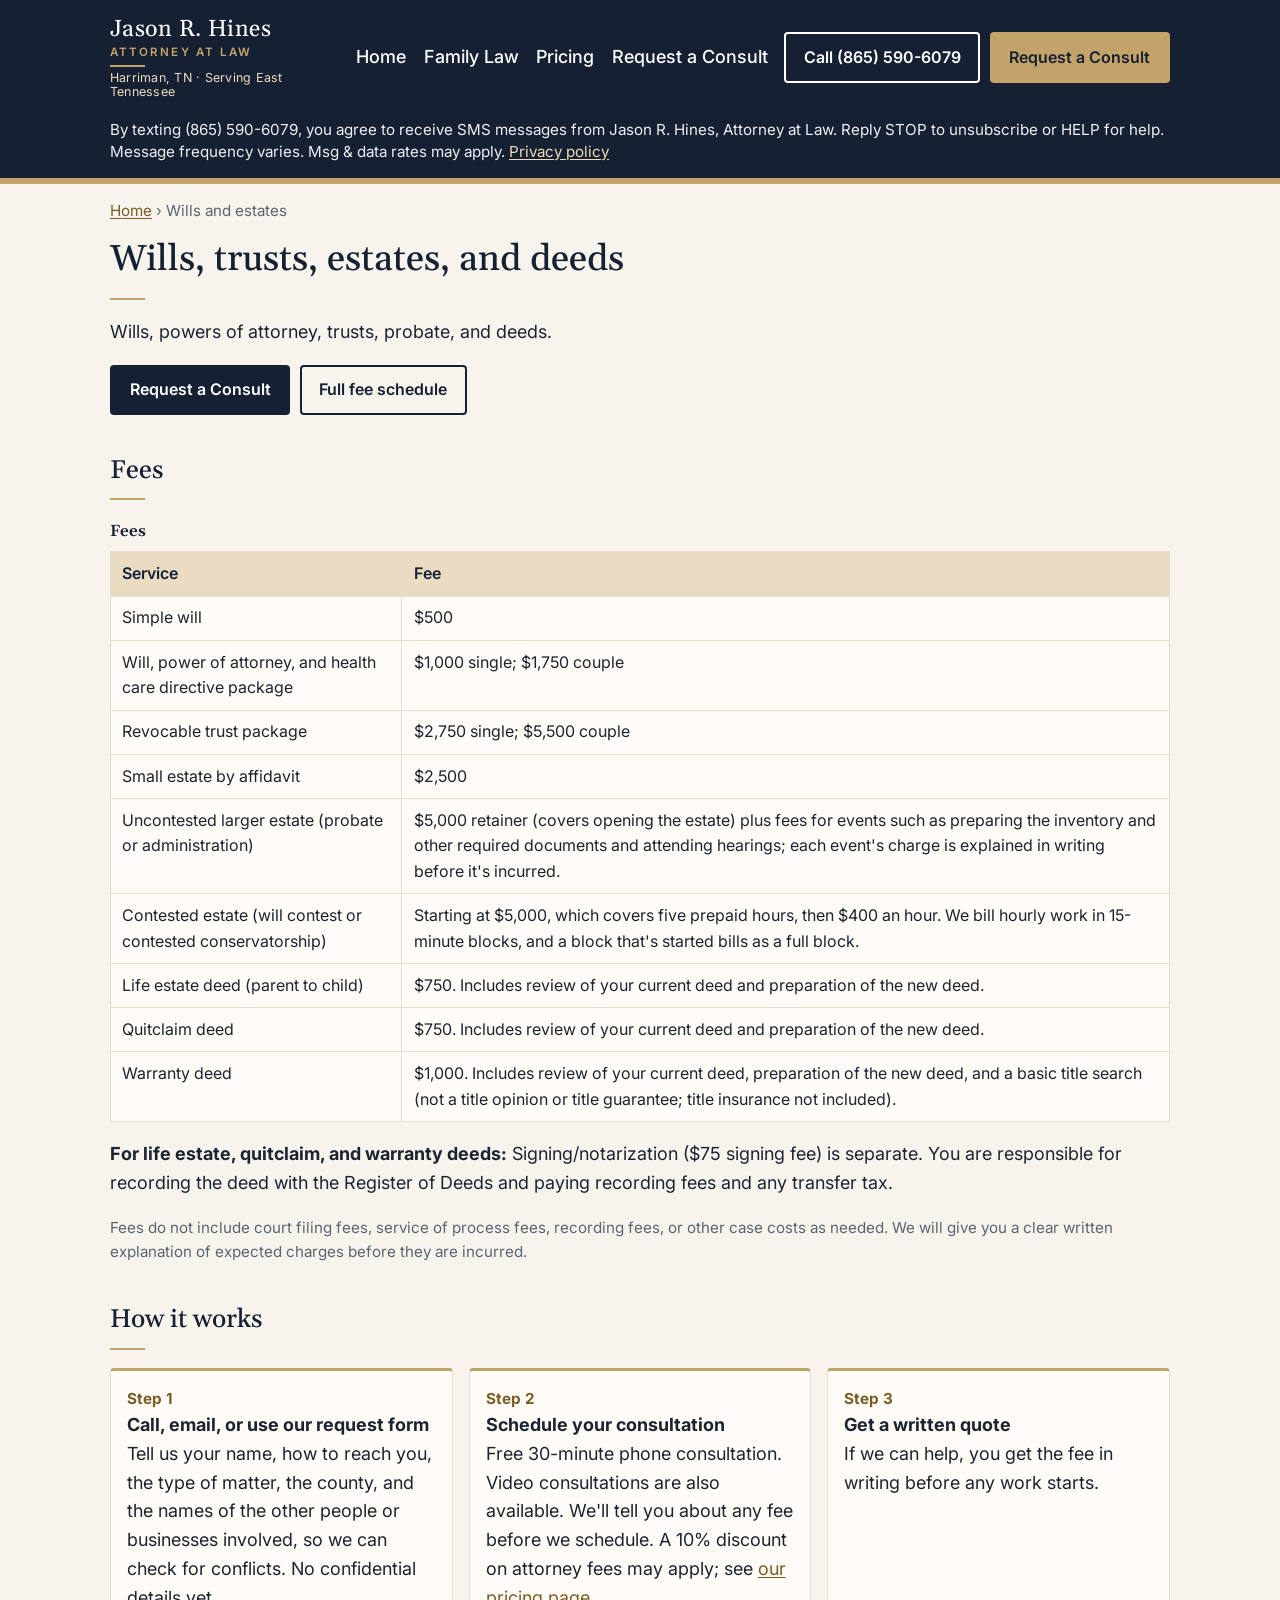
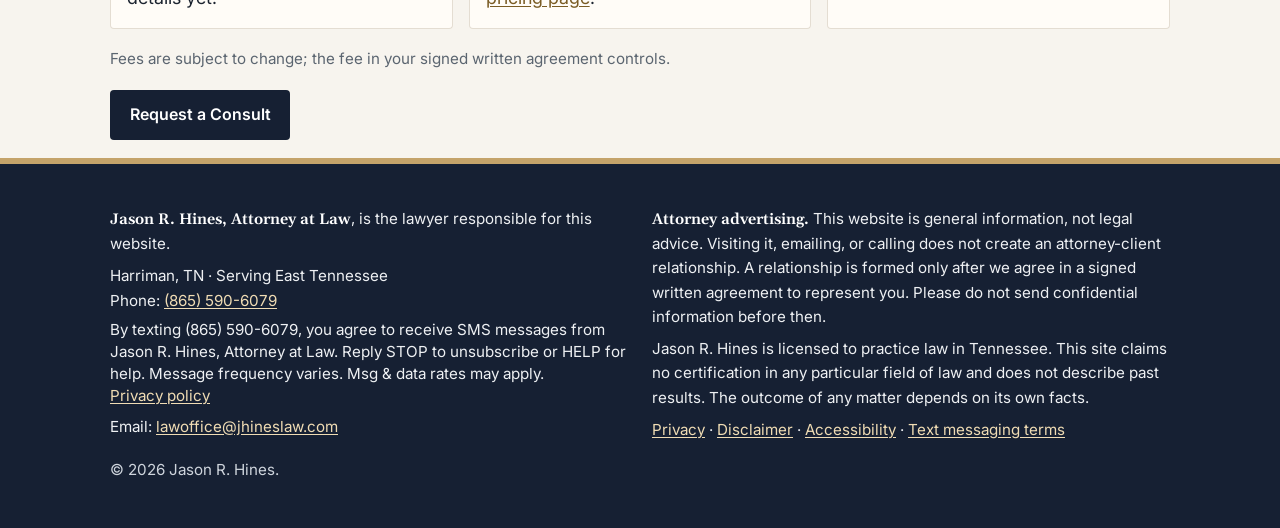
<file: wills-estates.html>
<!DOCTYPE html>
<html lang="en">
<head>
<meta charset="utf-8">
<meta name="viewport" content="width=device-width, initial-scale=1">
<title>Wills and Estates | Jason R. Hines, Attorney at Law</title>
<meta name="description" content="Wills, powers of attorney, trusts, probate, and deed fees from Jason R. Hines, Attorney at Law, Harriman, TN.">
<link rel="canonical" href="https://jhineslaw.com/wills-estates.html">
<link rel="stylesheet" href="styles.css">
<script src="utm-passthrough.js" defer></script>
</head>
<body>
<a class="skip" href="#main">Skip to main content</a>
<header class="site">
<div class="wrap bar">
<a class="brand" href="index.html"><span class="brand-name">Jason R. Hines</span><small><span class="brand-title">Attorney at Law</span><span class="brand-sep"> · </span><span class="brand-loc">Harriman, TN · Serving East Tennessee</span></small></a>
<nav class="main" aria-label="Main">
<ul><li><a href="index.html">Home</a></li><li><a href="family-law.html">Family Law</a></li><li><a href="pricing.html">Pricing</a></li><li><a href="consult.html">Request a Consult</a></li></ul>
</nav>
<div class="cta">
<a class="btn btn-ghost" href="tel:+18655906079">Call (865) 590-6079</a>
<a class="btn btn-primary" href="consult.html">Request a Consult</a>
</div>
</div>
<p class="wrap sms-notice">By texting (865) 590-6079, you agree to receive SMS messages from Jason R. Hines, Attorney at Law. Reply STOP to unsubscribe or HELP for help. Message frequency varies. Msg &amp; data rates may apply. <a href="privacy.html">Privacy policy</a></p>
</header>
<main id="main" class="wrap" tabindex="-1">
<p class="small"><a href="index.html">Home</a> › Wills and estates</p>
<h1>Wills, trusts, estates, and deeds</h1>
<p class="lead">Wills, powers of attorney, trusts, probate, and deeds.</p>
<p class="cta"><a class="btn btn-dark" href="consult.html">Request a Consult</a> <a class="btn btn-outline" href="pricing.html">Full fee schedule</a></p>
<h2 id="estates">Fees</h2>
<div class="table-scroll"><table><caption>Fees</caption><thead><tr><th scope="col">Service</th><th scope="col">Fee</th></tr></thead><tbody><tr><td>Simple will</td><td>$500</td></tr><tr><td>Will, power of attorney, and health care directive package</td><td>$1,000 single; $1,750 couple</td></tr><tr><td>Revocable trust package</td><td>$2,750 single; $5,500 couple</td></tr><tr><td>Small estate by affidavit</td><td>$2,500</td></tr><tr><td>Uncontested larger estate (probate or administration)</td><td>$5,000 retainer (covers opening the estate) plus fees for events such as preparing the inventory and other required documents and attending hearings; each event's charge is explained in writing before it's incurred.</td></tr><tr><td>Contested estate (will contest or contested conservatorship)</td><td>Starting at $5,000, which covers five prepaid hours, then $400 an hour. We bill hourly work in 15-minute blocks, and a block that's started bills as a full block.</td></tr><tr><td>Life estate deed (parent to child)</td><td>$750. Includes review of your current deed and preparation of the new deed.</td></tr><tr><td>Quitclaim deed</td><td>$750. Includes review of your current deed and preparation of the new deed.</td></tr><tr><td>Warranty deed</td><td>$1,000. Includes review of your current deed, preparation of the new deed, and a basic title search (not a title opinion or title guarantee; title insurance not included).</td></tr></tbody></table></div>
<p><strong>For life estate, quitclaim, and warranty deeds:</strong> Signing/notarization ($75 signing fee) is separate. You are responsible for recording the deed with the Register of Deeds and paying recording fees and any transfer tax.</p>
<p class="small">Fees do not include court filing fees, service of process fees, recording fees, or other case costs as needed. We will give you a clear written explanation of expected charges before they are incurred.</p>

<h2>How it works</h2>
<ol class="steps">
<li><strong>Call, email, or use our request form</strong><br>Tell us your name, how to reach you, the type of matter, the county, and the names of the other people or businesses involved, so we can check for conflicts. No confidential details yet.</li>
<li><strong>Schedule your consultation</strong><br>Free 30-minute phone consultation. Video consultations are also available. We'll tell you about any fee before we schedule. A 10% discount on attorney fees may apply; see <a href="pricing.html#veterans">our pricing page</a>.</li>
<li><strong>Get a written quote</strong><br>If we can help, you get the fee in writing before any work starts.</li>
</ol>
<p class="small">Fees are subject to change; the fee in your signed written agreement controls.</p>
<p class="cta"><a class="btn btn-dark" href="consult.html">Request a Consult</a></p>
</main>
<footer class="site">
<div class="wrap">
<div class="foot-grid">
<div>
<p><strong>Jason R. Hines, Attorney at Law</strong>, is the lawyer responsible for this website.</p>
<p>Harriman, TN · Serving East Tennessee<br>
Phone: <a href="tel:+18655906079">(865) 590-6079</a>
<span class="sms-notice">By texting (865) 590-6079, you agree to receive SMS messages from Jason R. Hines, Attorney at Law. Reply STOP to unsubscribe or HELP for help. Message frequency varies. Msg &amp; data rates may apply. <a href="privacy.html">Privacy policy</a></span>
Email: <a href="mailto:lawoffice@jhineslaw.com">lawoffice@jhineslaw.com</a></p>
</div>
<div>
<p><strong>Attorney advertising.</strong> This website is general information, not legal advice. Visiting it, emailing, or calling does not create an attorney-client relationship. A relationship is formed only after we agree in a signed written agreement to represent you. Please do not send confidential information before then.</p>
<p>Jason R. Hines is licensed to practice law in Tennessee. This site claims no certification in any particular field of law and does not describe past results. The outcome of any matter depends on its own facts.</p>
<p><a href="privacy.html">Privacy</a> · <a href="disclaimer.html">Disclaimer</a> · <a href="accessibility.html">Accessibility</a> · <a href="sms-terms.html">Text messaging terms</a></p>
</div>
</div>
<p class="small" style="color:#cfd5dd">© 2026 Jason R. Hines.</p>
</div>
</footer>
<script data-goatcounter="https://jhineslaw.goatcounter.com/count" async src="https://gc.zgo.at/count.js"></script>
</body>
</html>
</file>
<file: styles.css>
/* Design A ("Navy Classic") theme. Colors and type from
   /workspace/marketing/business-cards/build/build.py and proof-A-front/back.png.
   Fonts are self-hosted in /fonts (see fonts/README.txt) so this site makes
   no third-party font requests. */
@font-face{
  font-family:Gelasio;
  src:url("fonts/Gelasio-Variable.woff2") format("woff2") tech("variations"),
      url("fonts/Gelasio-Variable.woff2") format("woff2");
  font-weight:400 700;
  font-style:normal;
  font-display:swap;
}
@font-face{
  font-family:Gelasio;
  src:url("fonts/Gelasio-Italic-Variable.woff2") format("woff2") tech("variations"),
      url("fonts/Gelasio-Italic-Variable.woff2") format("woff2");
  font-weight:400 700;
  font-style:italic;
  font-display:swap;
}
@font-face{
  font-family:Inter;
  src:url("fonts/Inter-Variable.woff2") format("woff2") tech("variations"),
      url("fonts/Inter-Variable.woff2") format("woff2");
  font-weight:100 900;
  font-style:normal;
  font-display:swap;
}
@font-face{
  font-family:Inter;
  src:url("fonts/Inter-Italic-Variable.woff2") format("woff2") tech("variations"),
      url("fonts/Inter-Italic-Variable.woff2") format("woff2");
  font-weight:100 900;
  font-style:italic;
  font-display:swap;
}

:root{
  --navy:#162033;
  --ink:#1c2430;
  --paper:#f7f4ee;
  --card:#fffcf7;
  --muted:#5b6570;
  --gold:#c4a36a;
  --link:#7a5c24;
  --line:#e4ddd2;
  --tan:#e9dcc3;
  --focus:#1d5fd6;
  --serif:Gelasio,Georgia,"Times New Roman",serif;
  --sans:Inter,system-ui,-apple-system,"Segoe UI",Roboto,"Helvetica Neue",Arial,sans-serif;
}
*{box-sizing:border-box}
html{font-size:100%}
body{
  margin:0;
  font-family:var(--sans);
  font-size:1.125rem;
  line-height:1.6;
  color:var(--ink);
  background:var(--paper);
  font-synthesis:none;
}
h1,h2,h3{
  font-family:var(--serif);
  font-weight:500;
  line-height:1.2;
  color:var(--navy);
}
h1{font-size:2.25rem;margin:.2em 0 .4em}
h2{font-size:1.6rem;margin:1.6em 0 .5em}
h3{font-size:1.2rem;margin:1.2em 0 .3em}
/* Short gold rule under headings, like Design A's title rule */
h1::after,h2::after,h3::after{
  content:"";
  display:block;
  width:2.2rem;
  height:2px;
  background:var(--gold);
  margin:.45em 0 0;
}
h3::after{width:1.5rem;height:1.5px;margin:.35em 0 0}
a{color:var(--link);text-underline-offset:2px}
a:focus-visible,button:focus-visible,input:focus-visible,select:focus-visible,textarea:focus-visible,summary:focus-visible{
  outline:3px solid var(--focus);
  outline-offset:2px;
}
header.site a:focus-visible,
.hero a:focus-visible,
footer.site a:focus-visible{
  outline-color:#fff;
}
.skip{position:absolute;left:-999px;top:0;background:#fff;color:var(--navy);padding:.6rem 1rem;z-index:100;font-weight:600}
.skip:focus{left:.5rem;top:.5rem}

/* Header lockup: Design A front — Gelasio name, letter-spaced gold title, short gold rule */
header.site{
  background:var(--navy);
  color:#fff;
  border-bottom:6px solid var(--gold);
}
.wrap{max-width:1100px;margin:0 auto;padding:0 1.25rem}
.bar{display:flex;flex-wrap:wrap;align-items:center;justify-content:space-between;gap:.9rem 1rem;padding-top:1.05rem;padding-bottom:1.1rem}
.brand{color:#fff;text-decoration:none;font-family:var(--serif);font-size:1.45rem;line-height:1.1;letter-spacing:.015em}
.brand:hover,.brand:focus-visible{color:#fff;text-decoration:none}
.brand-name{display:block}
.brand small{display:block;font-family:var(--sans)}
.brand-title{
  display:block;
  font-size:.72rem;
  letter-spacing:.18em;
  text-transform:uppercase;
  color:var(--gold);
  font-weight:600;
  margin-top:.28em;
  line-height:1.2;
}
.brand-title::after{
  content:"";
  display:block;
  width:2.2rem;
  height:2px;
  background:var(--gold);
  margin:.45em 0 .4em;
}
.brand-sep{display:none}
.brand-loc{
  display:block;
  font-size:.78rem;
  font-weight:400;
  letter-spacing:.02em;
  color:var(--tan);
  text-transform:none;
}
nav.main ul{list-style:none;margin:0;padding:0;display:flex;flex-wrap:wrap;gap:.25rem 1.1rem}
nav.main a{color:#fff;text-decoration:none;display:inline-block;padding:.35rem 0;min-height:24px;font-weight:500}
nav.main a:hover{color:var(--tan)}
nav.main a[aria-current=page]{border-bottom:2px solid var(--gold);color:#fff}
.cta{display:flex;gap:.6rem;flex-wrap:wrap;align-items:center}
.btn{
  display:inline-block;
  padding:.65rem 1.1rem;
  border-radius:4px;
  font-family:var(--sans);
  font-weight:600;
  text-decoration:none;
  border:2px solid transparent;
  min-height:44px;
  font-size:1rem;
  cursor:pointer;
}
.btn-primary{background:var(--gold);color:var(--navy)}
.btn-primary:hover{background:#d4b57f;color:var(--navy)}
.btn-ghost{border-color:#fff;color:#fff;background:transparent}
.btn-ghost:hover{border-color:var(--gold);color:var(--gold)}
.btn-dark{background:var(--navy);color:#fff}
.btn-dark:hover{background:#1f2c44;color:#fff}
.btn-outline{border-color:var(--navy);color:var(--navy);background:transparent}
.btn-outline:hover{background:var(--navy);color:#fff}

/* Hero continues the navy field; gold bar sits under the hero like the card's gold band */
.hero{background:var(--navy);color:#fff;padding:2.5rem 0 3rem;border-bottom:6px solid var(--gold);margin-top:-6px}
.hero h1{color:#fff;max-width:46rem}
.hero h1::after{background:var(--gold)}
.hero p{color:#eef0f3;max-width:46rem}
.lead{max-width:48rem}
.cards.contact-cards{grid-template-columns:repeat(2,1fr)}
.contact-cards h2{margin-top:0}
main{padding:1.5rem 0 3rem}
.cards{display:grid;grid-template-columns:repeat(3,1fr);gap:1rem;margin:1rem 0}
.cards-5{grid-template-columns:repeat(6,1fr)}
.cards-5 .card{grid-column:span 2}
.cards-5 .card:nth-child(4){grid-column:2 / span 2}
.cards-5 .card:nth-child(5){grid-column:4 / span 2}
.card{
  background:var(--card);
  border:1px solid var(--line);
  border-radius:4px;
  padding:1.1rem 1.2rem;
  border-top:3px solid var(--gold);
}
.card h3{margin-top:0}
.card p{margin:.3rem 0;color:var(--ink)}
/* Whole practice-area card is the hit area; the title remains the accessible link. */
.cards-5 .card{position:relative}
.cards-5 .card h3 a{
  color:var(--link);
  text-decoration:underline;
  text-underline-offset:2px;
}
.cards-5 .card h3 a::after{
  content:"";
  position:absolute;
  inset:0;
  z-index:1;
}
.cards-5 .card:hover{border-color:var(--gold)}
.cards-5 .card:focus-within{
  outline:3px solid var(--focus);
  outline-offset:2px;
}
.cards-5 .card h3 a:focus-visible{outline:none}
.price{font-weight:700;color:var(--navy)}
.note{background:var(--card);border-left:4px solid var(--link);padding:.8rem 1rem;border-radius:4px;margin:1rem 0}
.warn{background:#fff4e0;border:2px solid #8a5a00;padding:1rem;border-radius:6px;margin:1rem 0}
table{width:100%;border-collapse:collapse;background:var(--card);margin:.6rem 0 1rem;font-size:1rem}
caption{text-align:left;font-weight:600;padding:.4rem 0;color:var(--navy);font-family:var(--serif)}
th,td{border:1px solid var(--line);padding:.55rem .7rem;text-align:left;vertical-align:top}
th{background:var(--tan);color:var(--navy);font-family:var(--sans);font-weight:600}
td.num{white-space:nowrap}
.steps{counter-reset:s;list-style:none;padding:0;display:grid;grid-template-columns:repeat(3,1fr);gap:1rem}
.steps li{background:var(--card);border:1px solid var(--line);border-radius:4px;padding:1rem;border-top:3px solid var(--gold)}
.steps li::before{counter-increment:s;content:"Step " counter(s);display:block;font-weight:700;color:var(--link);font-size:.95rem}
.steps li.current{border:2px solid var(--navy);border-top:3px solid var(--gold)}
fieldset{border:1px solid var(--line);border-radius:4px;background:var(--card);padding:1rem 1.2rem;margin:1rem 0}
legend{font-weight:700;color:var(--navy);padding:0 .3rem;font-family:var(--serif)}
label{display:block;font-weight:600;margin:.8rem 0 .25rem}
.hint{display:block;font-weight:400;color:var(--muted);font-size:.95rem}
input[type=text],input[type=email],input[type=tel],input[type=date],select,textarea{
  width:100%;max-width:34rem;padding:.6rem;border:2px solid #6b7480;border-radius:4px;font:inherit;background:#fff;color:var(--ink);min-height:44px
}
.radio{display:flex;gap:.5rem;align-items:flex-start;margin:.4rem 0;font-weight:400}
.radio input{width:24px;height:24px;margin-top:.15rem}

/* Footer: navy field and gold bar, typography aligned with the card */
footer.site{
  background:var(--navy);
  color:#eef0f3;
  padding:2.15rem 0 2.35rem;
  font-size:.95rem;
  border-top:6px solid var(--gold);
}
footer.site a{color:#f0dcb4}
footer.site a:hover{color:var(--gold)}
footer.site p{margin:.5rem 0}
footer.site strong{font-family:var(--serif);font-weight:600;color:#fff}
.foot-grid{display:grid;grid-template-columns:1fr 1fr;gap:1.5rem}
.small{font-size:.95rem;color:var(--muted)}
footer.site .small{color:#cfd5dd}
/* Text-in consent, posted as a small line beside each display of the office number. */
.sms-notice{
  display:block;
  margin:.4rem 0 .55rem;
  max-width:46rem;
  font-size:.95rem;
  line-height:1.45;
  font-weight:400;
  color:var(--ink);
}
.sms-notice a{white-space:nowrap}
header.site p.wrap.sms-notice{
  margin:.15rem auto .95rem;
  max-width:1100px;
  color:#eef0f3;
}
header.site .sms-notice a{
  color:#f0dcb4;
  text-decoration:underline;
  text-underline-offset:2px;
}
footer.site .sms-notice{
  margin:.4rem 0 .45rem;
  max-width:none;
  color:#eef0f3;
}
.card .sms-notice,
.note .sms-notice{
  margin:.5rem 0 .15rem;
  max-width:none;
}
.hero-grid{display:grid;grid-template-columns:minmax(0,1fr) 300px;gap:2.5rem;align-items:center}
.hero-photo{display:block}
.hero-photo img{display:block;width:100%;height:auto;border-radius:4px;border:3px solid var(--gold)}
.about{
  display:grid;
  grid-template-columns:minmax(0,1.1fr) minmax(0,1fr);
  gap:2rem;
  align-items:center;
  background:var(--card);
  border:1px solid var(--line);
  border-radius:4px;
  padding:1.25rem;
  margin:2rem 0;
  border-top:3px solid var(--gold);
}
.about-photo img{display:block;width:100%;height:auto;border-radius:4px}
.about-text h2{margin-top:0}
.about-text p{margin:.5rem 0}
@media (max-width:760px){
  .hero-grid,.about{grid-template-columns:1fr;gap:1.25rem}
  .hero-photo{max-width:200px;justify-self:center;grid-row:1}
  .about{padding:1rem}
  h1{font-size:1.75rem}
  .brand{font-size:1.3rem}
  .cards,.cards-5,.cards.contact-cards,.steps,.foot-grid{grid-template-columns:1fr}
  .cards-5 .card,.cards-5 .card:nth-child(4),.cards-5 .card:nth-child(5){grid-column:auto}
  table{font-size:.95rem}
  .table-scroll{overflow-x:auto}
  .bar{padding-top:.85rem;padding-bottom:1rem}
  header.site .brand,
  header.site nav.main,
  header.site .cta{flex:1 1 100%;min-width:0}
  header.site nav.main ul{gap:.35rem .7rem}
  header.site .cta .btn{flex:1 1 100%;text-align:center}
}
@media (min-width:761px){
  header.site .bar{flex-wrap:nowrap}
}
@media (min-width:1024px){
  nav.main ul{flex-wrap:nowrap} nav.main a,header.site .cta .btn{white-space:nowrap} header.site .cta{flex-wrap:nowrap}
}
@media (prefers-reduced-motion:reduce){*{transition:none!important}}
</file>
<file: consult-request.css>
.request{margin:2rem 0;padding:1.25rem;border:1px solid #d5dae1;border-radius:8px;background:#fafbfc}
.request .field{margin:0 0 1rem;border:0;padding:0}
.request fieldset.field{border:1px solid #e1e5ea;padding:.75rem 1rem;border-radius:6px}
.request label,.request legend{display:block;font-weight:600;margin-bottom:.3rem}
.request input,.request select,.request textarea{width:100%;max-width:32rem;padding:.55rem .6rem;font:inherit;border:1px solid #9aa4b1;border-radius:4px;background:#fff;box-sizing:border-box}
.request input:focus,.request select:focus,.request textarea:focus{outline:3px solid #2b6cb0;outline-offset:1px}
.request .req{font-weight:400;color:#555}
.request .hint{font-size:.9rem;color:#444;margin:.3rem 0 0}
.request .warn-inline{color:#7a3b00}
.request .form-note{font-size:.95rem}
.request .form-error{color:#9b1c1c;font-weight:600}
.request .form-done{padding:1rem;border-left:4px solid #2f6f3e;background:#eef7f0}
.request .choice{display:block;font-weight:400;margin:.25rem 0}
.request .choice input{width:auto;margin-right:.4rem}
.request .row2{display:flex;gap:1rem;flex-wrap:wrap}.request .row2 .field{flex:1 1 14rem}
.request fieldset input[type=text]{margin-bottom:.4rem}
.request .urgent-msg{background:#fdecea;border-left:4px solid #9b1c1c;padding:.6rem .8rem;margin:.6rem 0 0}
.request .notice{background:#eef3fb;border-left:4px solid #2b6cb0;padding:.6rem .8rem}
.request .ack .choice{font-size:.95rem}
.sr-only{position:absolute;width:1px;height:1px;padding:0;margin:-1px;overflow:hidden;clip:rect(0,0,0,0);border:0}
.request .sms-consent .choice{font-size:.95rem}
.request #consult-fee{font-size:.95rem;margin:.25rem 0 1rem}
</file>
